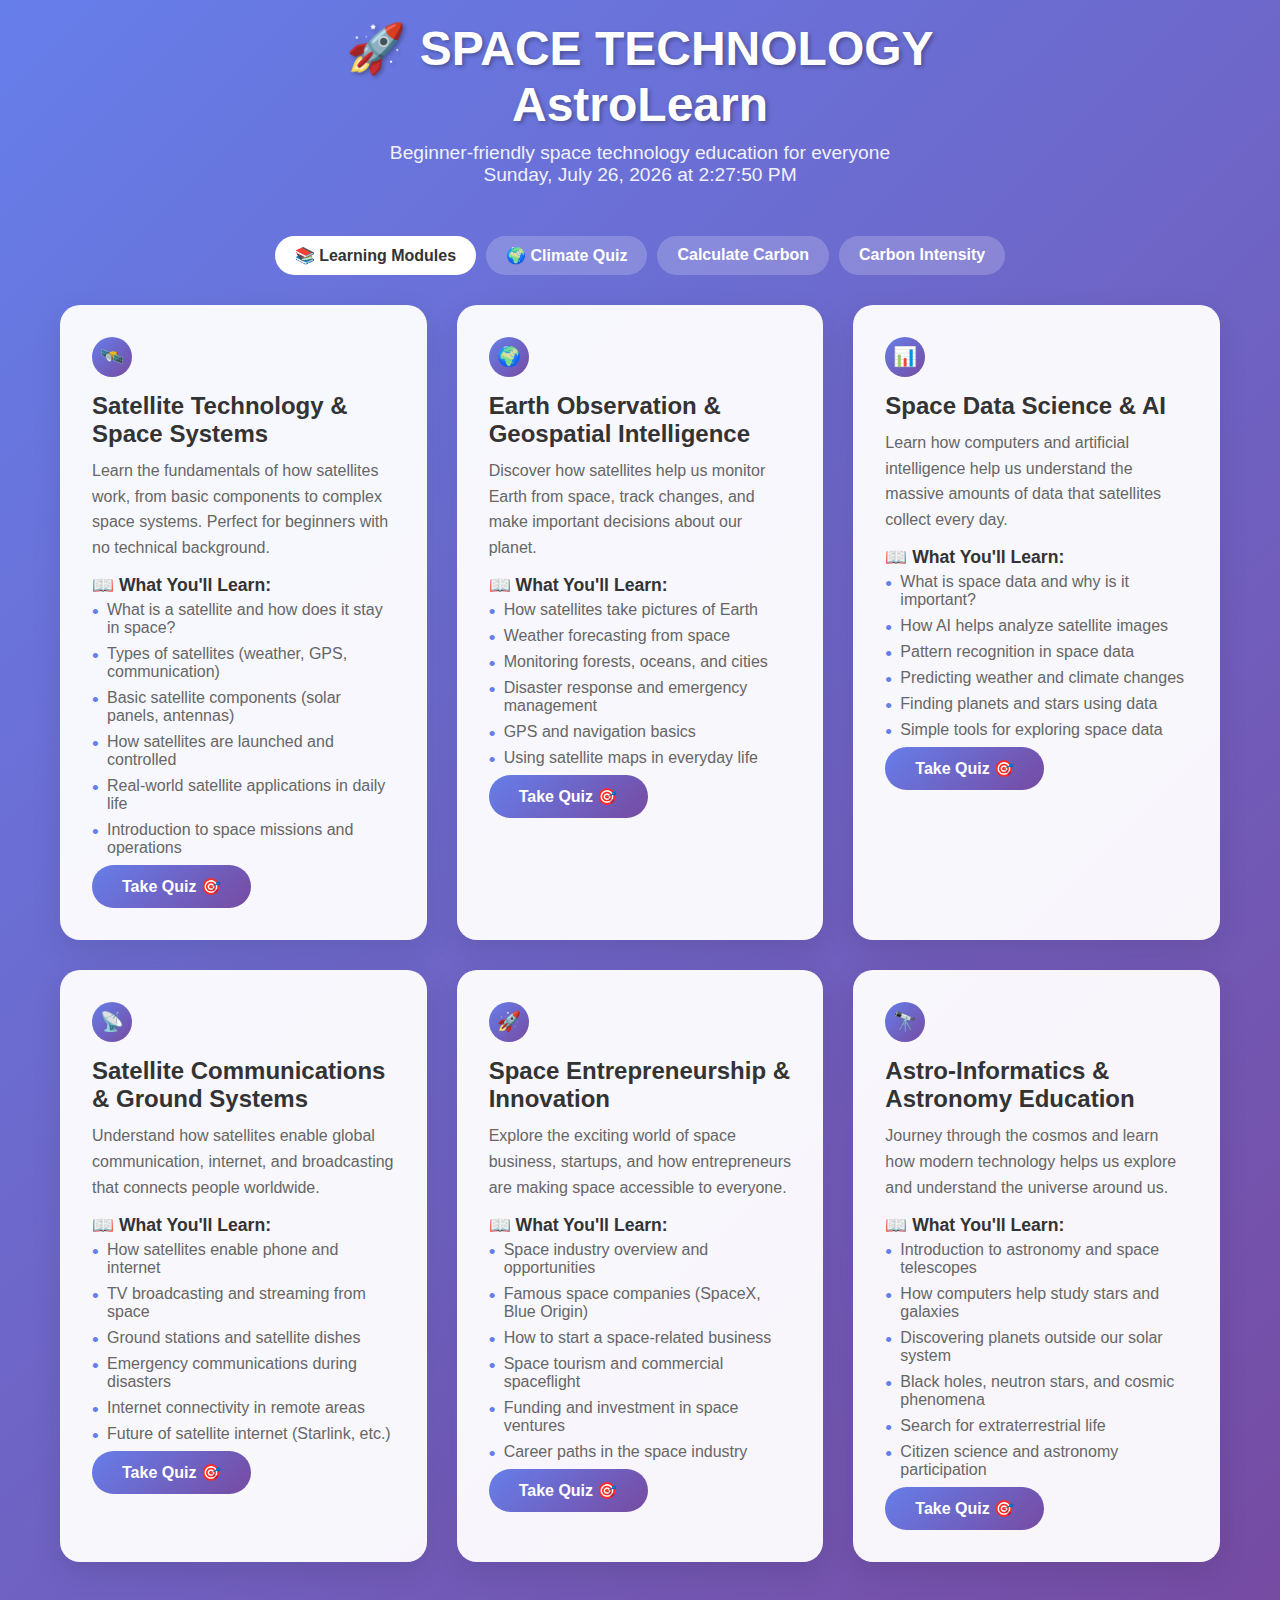
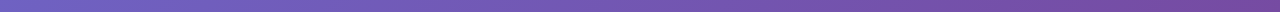
<file: astro.html>
<script type="text/javascript">
        var gk_isXlsx = false;
        var gk_xlsxFileLookup = {};
        var gk_fileData = {};
        function filledCell(cell) {
          return cell !== '' && cell != null;
        }
        function loadFileData(filename) {
        if (gk_isXlsx && gk_xlsxFileLookup[filename]) {
            try {
                var workbook = XLSX.read(gk_fileData[filename], { type: 'base64' });
                var firstSheetName = workbook.SheetNames[0];
                var worksheet = workbook.Sheets[firstSheetName];

                // Convert sheet to JSON to filter blank rows
                var jsonData = XLSX.utils.sheet_to_json(worksheet, { header: 1, blankrows: false, defval: '' });
                // Filter out blank rows (rows where all cells are empty, null, or undefined)
                var filteredData = jsonData.filter(row => row.some(filledCell));

                // Heuristic to find the header row by ignoring rows with fewer filled cells than the next row
                var headerRowIndex = filteredData.findIndex((row, index) =>
                  row.filter(filledCell).length >= filteredData[index + 1]?.filter(filledCell).length
                );
                // Fallback
                if (headerRowIndex === -1 || headerRowIndex > 25) {
                  headerRowIndex = 0;
                }

                // Convert filtered JSON back to CSV
                var csv = XLSX.utils.aoa_to_sheet(filteredData.slice(headerRowIndex)); // Create a new sheet from filtered array of arrays
                csv = XLSX.utils.sheet_to_csv(csv, { header: 1 });
                return csv;
            } catch (e) {
                console.error(e);
                return "";
            }
        }
        return gk_fileData[filename] || "";
        }
        </script><!DOCTYPE html>
<html lang="en">
<head>
    <meta charset="UTF-8">
    <meta name="viewport" content="width=device-width, initial-scale=1.0">
    <title>AstroLearn Quiz Platform</title>
    <link rel="stylesheet" href="astro.css">
    
   

       
</head>
<body>
    <div class="container">
        <div class="header">
            <h1>🚀 SPACE TECHNOLOGY <br> AstroLearn</h1>
            <p class="subtitle">Beginner-friendly space technology education for everyone</p>
            <p class="datetime" id="datetime">Loading date and time...</p>
        </div>

        <div class="nav-tabs">
            <div class="nav-tab active" onclick="showSection('courses')">📚 Learning Modules</div>
            <div class="nav-tab" onclick="showSection('climate')"> <a href="climate.html">🌍 Climate Quiz</a></div>
            <div class="nav-tab"><a href="carbon_footprint_tracker.html" class="cc">Calculate Carbon</a></div>
            <div class="nav-tab"><a href="carb.html">Carbon  Intensity</a></div>
        </div>

        <!-- Learning Modules Section -->
        <div id="courses-section" class="content-section active">
            <div class="course-grid">
                <div class="course-card" onclick="startQuiz('satellite')">
                    <div class="course-icon">🛰️</div>
                    <div class="course-title">Satellite Technology & Space Systems</div>
                    <div class="course-description">
                        Learn the fundamentals of how satellites work, from basic components to complex space systems. Perfect for beginners with no technical background.
                    </div>
                    <div class="curriculum">
                        <h4>📖 What You'll Learn:</h4>
                        <ul>
                            <li>What is a satellite and how does it stay in space?</li>
                            <li>Types of satellites (weather, GPS, communication)</li>
                            <li>Basic satellite components (solar panels, antennas)</li>
                            <li>How satellites are launched and controlled</li>
                            <li>Real-world satellite applications in daily life</li>
                            <li>Introduction to space missions and operations</li>
                        </ul>
                    </div>
                    <button class="quiz-btn" onclick="startQuiz('satellite')">Take Quiz 🎯</button>
                </div>

                <div class="course-card" onclick="startQuiz('earth_observation')">
                    <div class="course-icon">🌍</div>
                    <div class="course-title">Earth Observation & Geospatial Intelligence</div>
                    <div class="course-description">
                        Discover how satellites help us monitor Earth from space, track changes, and make important decisions about our planet.
                    </div>
                    <div class="curriculum">
                        <h4>📖 What You'll Learn:</h4>
                        <ul>
                            <li>How satellites take pictures of Earth</li>
                            <li>Weather forecasting from space</li>
                            <li>Monitoring forests, oceans, and cities</li>
                            <li>Disaster response and emergency management</li>
                            <li>GPS and navigation basics</li>
                            <li>Using satellite maps in everyday life</li>
                        </ul>
                    </div>
                    <button class="quiz-btn" onclick="startQuiz('earth_observation')">Take Quiz 🎯</button>
                </div>

                <div class="course-card" onclick="startQuiz('space_data')">
                    <div class="course-icon">📊</div>
                    <div class="course-title">Space Data Science & AI</div>
                    <div class="course-description">
                        Learn how computers and artificial intelligence help us understand the massive amounts of data that satellites collect every day.
                    </div>
                    <div class="curriculum">
                        <h4>📖 What You'll Learn:</h4>
                        <ul>
                            <li>What is space data and why is it important?</li>
                            <li>How AI helps analyze satellite images</li>
                            <li>Pattern recognition in space data</li>
                            <li>Predicting weather and climate changes</li>
                            <li>Finding planets and stars using data</li>
                            <li>Simple tools for exploring space data</li>
                        </ul>
                    </div>
                    <button class="quiz-btn" onclick="startQuiz('space_data')">Take Quiz 🎯</button>
                </div>

                <div class="course-card" onclick="startQuiz('communications')">
                    <div class="course-icon">📡</div>
                    <div class="course-title">Satellite Communications & Ground Systems</div>
                    <div class="course-description">
                        Understand how satellites enable global communication, internet, and broadcasting that connects people worldwide.
                    </div>
                    <div class="curriculum">
                        <h4>📖 What You'll Learn:</h4>
                        <ul>
                            <li>How satellites enable phone and internet</li>
                            <li>TV broadcasting and streaming from space</li>
                            <li>Ground stations and satellite dishes</li>
                            <li>Emergency communications during disasters</li>
                            <li>Internet connectivity in remote areas</li>
                            <li>Future of satellite internet (Starlink, etc.)</li>
                        </ul>
                    </div>
                    <button class="quiz-btn" onclick="startQuiz('communications')">Take Quiz 🎯</button>
                </div>

                <div class="course-card" onclick="startQuiz('entrepreneurship')">
                    <div class="course-icon">🚀</div>
                    <div class="course-title">Space Entrepreneurship & Innovation</div>
                    <div class="course-description">
                        Explore the exciting world of space business, startups, and how entrepreneurs are making space accessible to everyone.
                    </div>
                    <div class="curriculum">
                        <h4>📖 What You'll Learn:</h4>
                        <ul>
                            <li>Space industry overview and opportunities</li>
                            <li>Famous space companies (SpaceX, Blue Origin)</li>
                            <li>How to start a space-related business</li>
                            <li>Space tourism and commercial spaceflight</li>
                            <li>Funding and investment in space ventures</li>
                            <li>Career paths in the space industry</li>
                        </ul>
                    </div>
                    <button class="quiz-btn" onclick="startQuiz('entrepreneurship')">Take Quiz 🎯</button>
                </div>

                <div class="course-card" onclick="startQuiz('astronomy')">
                    <div class="course-icon">🔭</div>
                    <div class="course-title">Astro-Informatics & Astronomy Education</div>
                    <div class="course-description">
                        Journey through the cosmos and learn how modern technology helps us explore and understand the universe around us.
                    </div>
                    <div class="curriculum">
                        <h4>📖 What You'll Learn:</h4>
                        <ul>
                            <li>Introduction to astronomy and space telescopes</li>
                            <li>How computers help study stars and galaxies</li>
                            <li>Discovering planets outside our solar system</li>
                            <li>Black holes, neutron stars, and cosmic phenomena</li>
                            <li>Search for extraterrestrial life</li>
                            <li>Citizen science and astronomy participation</li>
                        </ul>
                    </div>
                    <button class="quiz-btn" onclick="startQuiz('astronomy')">Take Quiz 🎯</button>
                </div>
            </div>
        </div>
        

        <!-- Climate Quiz Section (Placeholder) -->
        <div id="climate-section" class="content-section">
           
        </div>

        <!-- Quiz Screen -->
        <div id="quizScreen" class="quiz-screen">
            <div class="quiz-header">
                <h2 id="quizTitle" class="quiz-title">Quiz Title</h2>
                <div class="quiz-progress">
                    <span id="currentQuestion">1</span>
                    <div class="progress-bar">
                        <div id="progressFill" class="progress-fill" style="width: 0%"></div>
                    </div>
                    <span id="totalQuestions">25</span>
                </div>
            </div>

            <div class="question-container">
                <div id="questionText" class="question">Question will appear here</div>
                <div id="optionsContainer" class="options"></div>
                <div id="explanationContainer" class="explanation-container"></div>
            </div>

            <div class="quiz-controls">
                <button class="btn btn-secondary" onclick="backToTopics()">Back to Topics</button>
                <button id="nextBtn" class="btn btn-primary" onclick="nextQuestion()" disabled>Next Question</button>
            </div>
        </div>

        <!-- Results Screen -->
        <div id="resultsScreen" class="results-screen">
            <h2>Quiz Complete!</h2>
            <div id="scoreCircle" class="score-circle">
                <div class="score-inner">
                    <span id="scoreText">0%</span>
                </div>
            </div>
            <h3 id="resultTitle">Great Job!</h3>
            <p id="resultMessage">You've completed the quiz.</p>
            <div style="margin-top: 30px;">
                <button class="btn btn-primary" onclick="backToTopics()">Try Another Topic</button>
                <button class="btn btn-secondary" onclick="retakeQuiz()" style="margin-left: 15px;">Retake Quiz</button>
            </div>
        </div>
    </div>

    <script src="data/astro.js"></script>

    
</body>
</html>
</file>
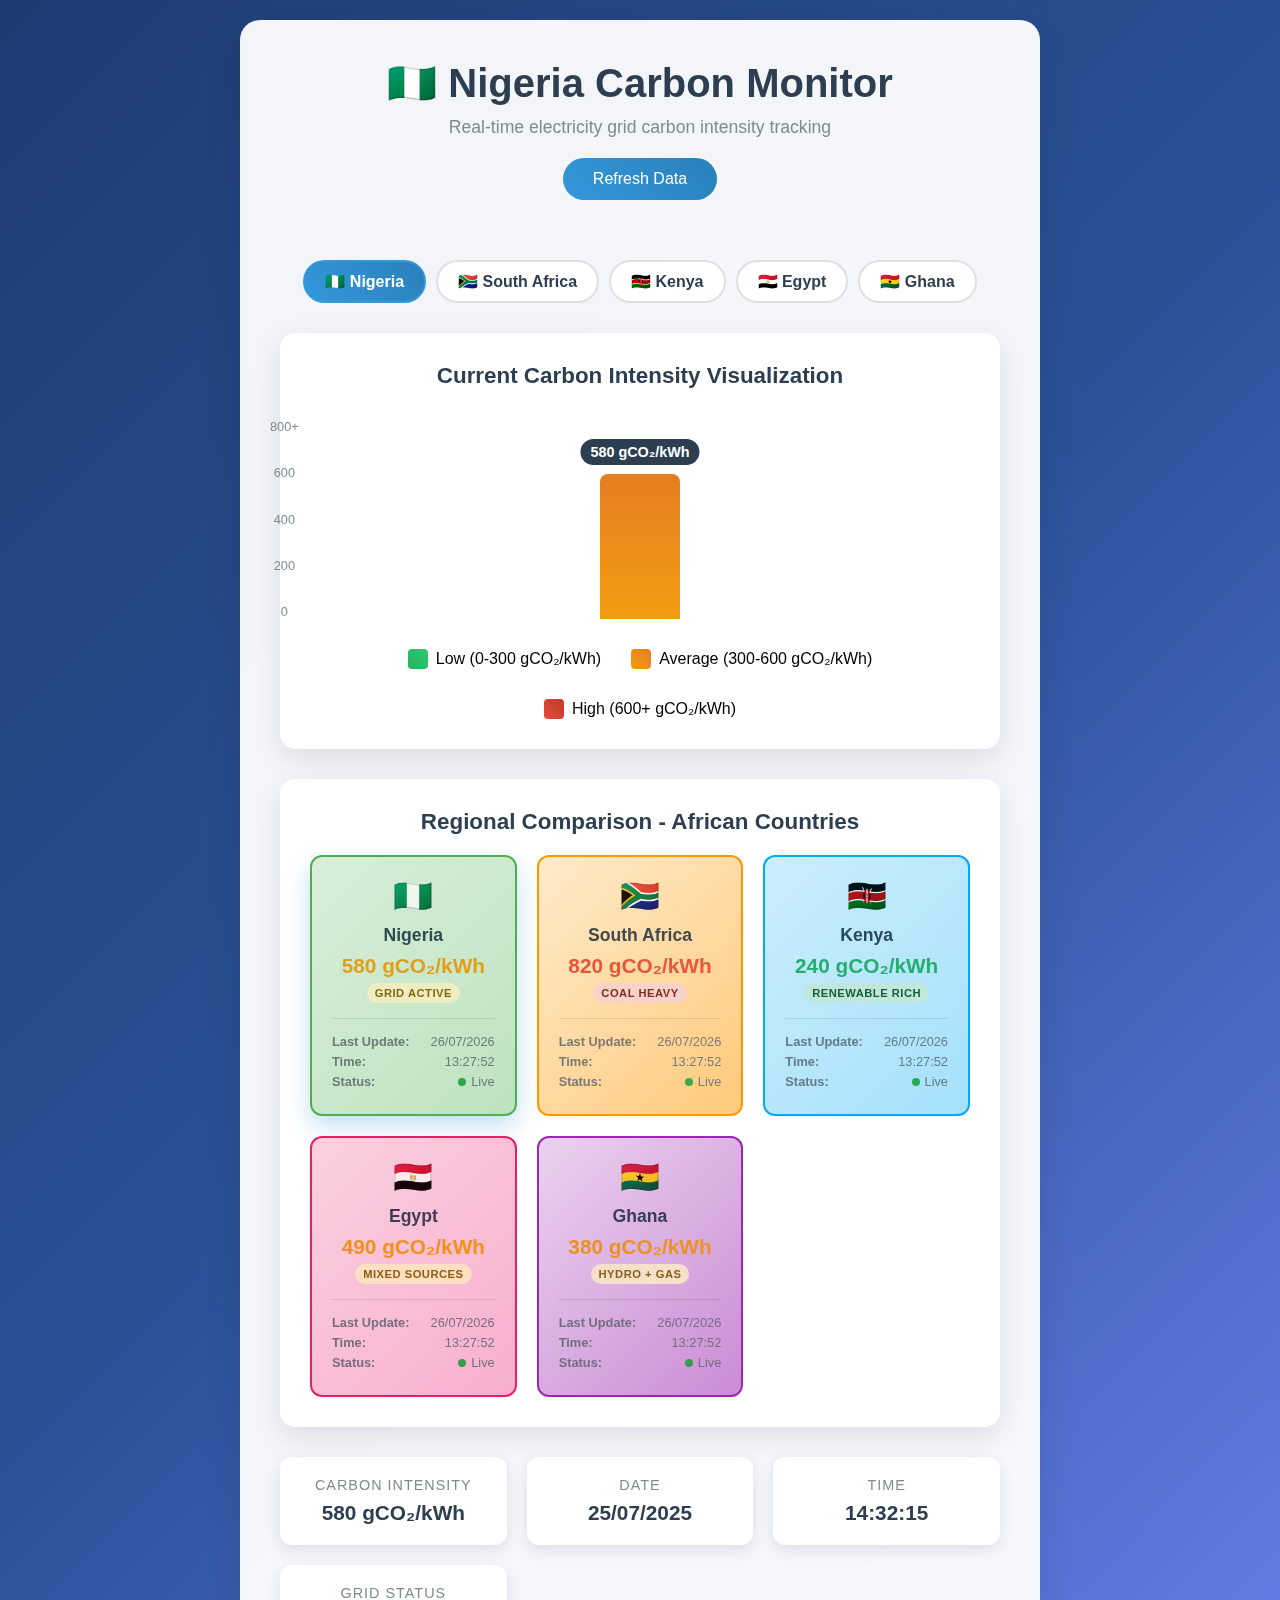
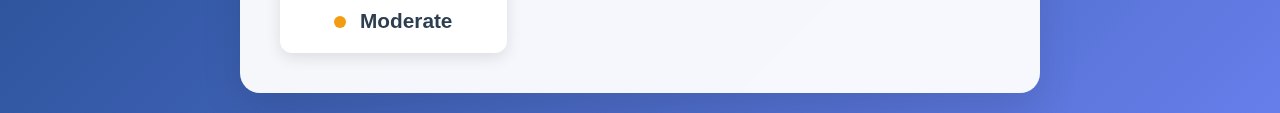
<file: carb.html>
<!DOCTYPE html>
<html lang="en">
<head>
    <meta charset="UTF-8">
    <meta name="viewport" content="width=device-width, initial-scale=1.0">
    <title>Nigeria Carbon Intensity Monitor</title>
    <link rel="stylesheet" href="carb.css">
    
</head>
<body>
    <div class="dashboard">
        <div class="header">
            <h1 class="title">🇳🇬 Nigeria Carbon Monitor</h1>
            <p class="subtitle">Real-time electricity grid carbon intensity tracking</p>
            <button id="callBtn" class="refresh-btn">Refresh Data</button>
        </div>

        <div class="country-selector">
            <div class="country-tabs">
                <div class="country-tab active" data-country="NG">
                    🇳🇬 Nigeria
                </div>
                <div class="country-tab" data-country="ZA">
                    🇿🇦 South Africa
                </div>
                <div class="country-tab" data-country="KE">
                    🇰🇪 Kenya
                </div>
                <div class="country-tab" data-country="EG">
                    🇪🇬 Egypt
                </div>
                <div class="country-tab" data-country="GH">
                    🇬🇭 Ghana
                </div>
            </div>
        </div>

        <div class="main-chart">
            <h2 class="chart-title">Current Carbon Intensity Visualization</h2>
            
            <div class="chart-container">
                <div class="chart-scale">
                    <span>800+</span>
                    <span>600</span>
                    <span>400</span>
                    <span>200</span>
                    <span>0</span>
                </div>
                
                <div id="intensity-bar" class="intensity-bar average" style="height: 72%;">
                    <div class="bar-value" id="bar-value">580 gCO₂/kWh</div>
                </div>
            </div>

            <div class="legend">
                <div class="legend-item">
                    <div class="legend-color low"></div>
                    <span>Low (0-300 gCO₂/kWh)</span>
                </div>
                <div class="legend-item">
                    <div class="legend-color average"></div>
                    <span>Average (300-600 gCO₂/kWh)</span>
                </div>
                <div class="legend-item">
                    <div class="legend-color high"></div>
                    <span>High (600+ gCO₂/kWh)</span>
                </div>
            </div>
        </div>

        <div class="country-comparison">
            <h2 class="chart-title">Regional Comparison - African Countries</h2>
            <div class="comparison-grid">
                <div class="country-card nigeria current">
                    <div class="country-flag">🇳🇬</div>
                    <div class="country-name">Nigeria</div>
                    <div class="country-intensity average" id="ng-intensity">580 gCO₂/kWh</div>
                    <div class="country-status">
                        <span class="status-badge moderate">Grid Active</span>
                    </div>
                    <div class="country-details">
                        <div class="detail-row">
                            <span class="detail-label">Last Update:</span>
                            <span id="ng-date">25/07/2025</span>
                        </div>
                        <div class="detail-row">
                            <span class="detail-label">Time:</span>
                            <span id="ng-time">14:32:15</span>
                        </div>
                        <div class="detail-row">
                            <span class="detail-label">Status:</span>
                            <span><span class="live-indicator"></span>Live</span>
                        </div>
                    </div>
                </div>
                
                <div class="country-card south-africa">
                    <div class="country-flag">🇿🇦</div>
                    <div class="country-name">South Africa</div>
                    <div class="country-intensity high" id="za-intensity">820 gCO₂/kWh</div>
                    <div class="country-status">
                        <span class="status-badge high">Coal Heavy</span>
                    </div>
                    <div class="country-details">
                        <div class="detail-row">
                            <span class="detail-label">Last Update:</span>
                            <span id="za-date">25/07/2025</span>
                        </div>
                        <div class="detail-row">
                            <span class="detail-label">Time:</span>
                            <span id="za-time">14:31:45</span>
                        </div>
                        <div class="detail-row">
                            <span class="detail-label">Status:</span>
                            <span><span class="live-indicator"></span>Live</span>
                        </div>
                    </div>
                </div>
                
                <div class="country-card kenya">
                    <div class="country-flag">🇰🇪</div>
                    <div class="country-name">Kenya</div>
                    <div class="country-intensity low" id="ke-intensity">240 gCO₂/kWh</div>
                    <div class="country-status">
                        <span class="status-badge online">Renewable Rich</span>
                    </div>
                    <div class="country-details">
                        <div class="detail-row">
                            <span class="detail-label">Last Update:</span>
                            <span id="ke-date">25/07/2025</span>
                        </div>
                        <div class="detail-row">
                            <span class="detail-label">Time:</span>
                            <span id="ke-time">14:33:20</span>
                        </div>
                        <div class="detail-row">
                            <span class="detail-label">Status:</span>
                            <span><span class="live-indicator"></span>Live</span>
                        </div>
                    </div>
                </div>
                
                <div class="country-card egypt">
                    <div class="country-flag">🇪🇬</div>
                    <div class="country-name">Egypt</div>
                    <div class="country-intensity average" id="eg-intensity">490 gCO₂/kWh</div>
                    <div class="country-status">
                        <span class="status-badge moderate">Mixed Sources</span>
                    </div>
                    <div class="country-details">
                        <div class="detail-row">
                            <span class="detail-label">Last Update:</span>
                            <span id="eg-date">25/07/2025</span>
                        </div>
                        <div class="detail-row">
                            <span class="detail-label">Time:</span>
                            <span id="eg-time">14:30:55</span>
                        </div>
                        <div class="detail-row">
                            <span class="detail-label">Status:</span>
                            <span><span class="live-indicator"></span>Live</span>
                        </div>
                    </div>
                </div>
                
                <div class="country-card ghana">
                    <div class="country-flag">🇬🇭</div>
                    <div class="country-name">Ghana</div>
                    <div class="country-intensity average" id="gh-intensity">380 gCO₂/kWh</div>
                    <div class="country-status">
                        <span class="status-badge moderate">Hydro + Gas</span>
                    </div>
                    <div class="country-details">
                        <div class="detail-row">
                            <span class="detail-label">Last Update:</span>
                            <span id="gh-date">25/07/2025</span>
                        </div>
                        <div class="detail-row">
                            <span class="detail-label">Time:</span>
                            <span id="gh-time">14:32:40</span>
                        </div>
                        <div class="detail-row">
                            <span class="detail-label">Status:</span>
                            <span><span class="live-indicator"></span>Live</span>
                        </div>
                    </div>
                </div>
            </div>
        </div>

        <div class="data-grid">
            <div class="data-card">
                <div class="data-label">Carbon Intensity</div>
                <div class="data-value" id="carbon-intensity">580 gCO₂/kWh</div>
            </div>
            
            <div class="data-card">
                <div class="data-label">Date</div>
                <div class="data-value" id="date">25/07/2025</div>
            </div>
            
            <div class="data-card">
                <div class="data-label">Time</div>
                <div class="data-value" id="time">14:32:15</div>
            </div>
            
            <div class="data-card">
                <div class="data-label">Grid Status</div>
                <div class="data-value">
                    <span class="status-indicator warning"></span>
                    <span id="grid-status">Moderate</span>
                </div>
            </div>
        </div>
    </div>

    <div class="tooltip" id="tooltip"></div>

    <script src="data/carb.js"></script>

   
</body>
</html>
</file>
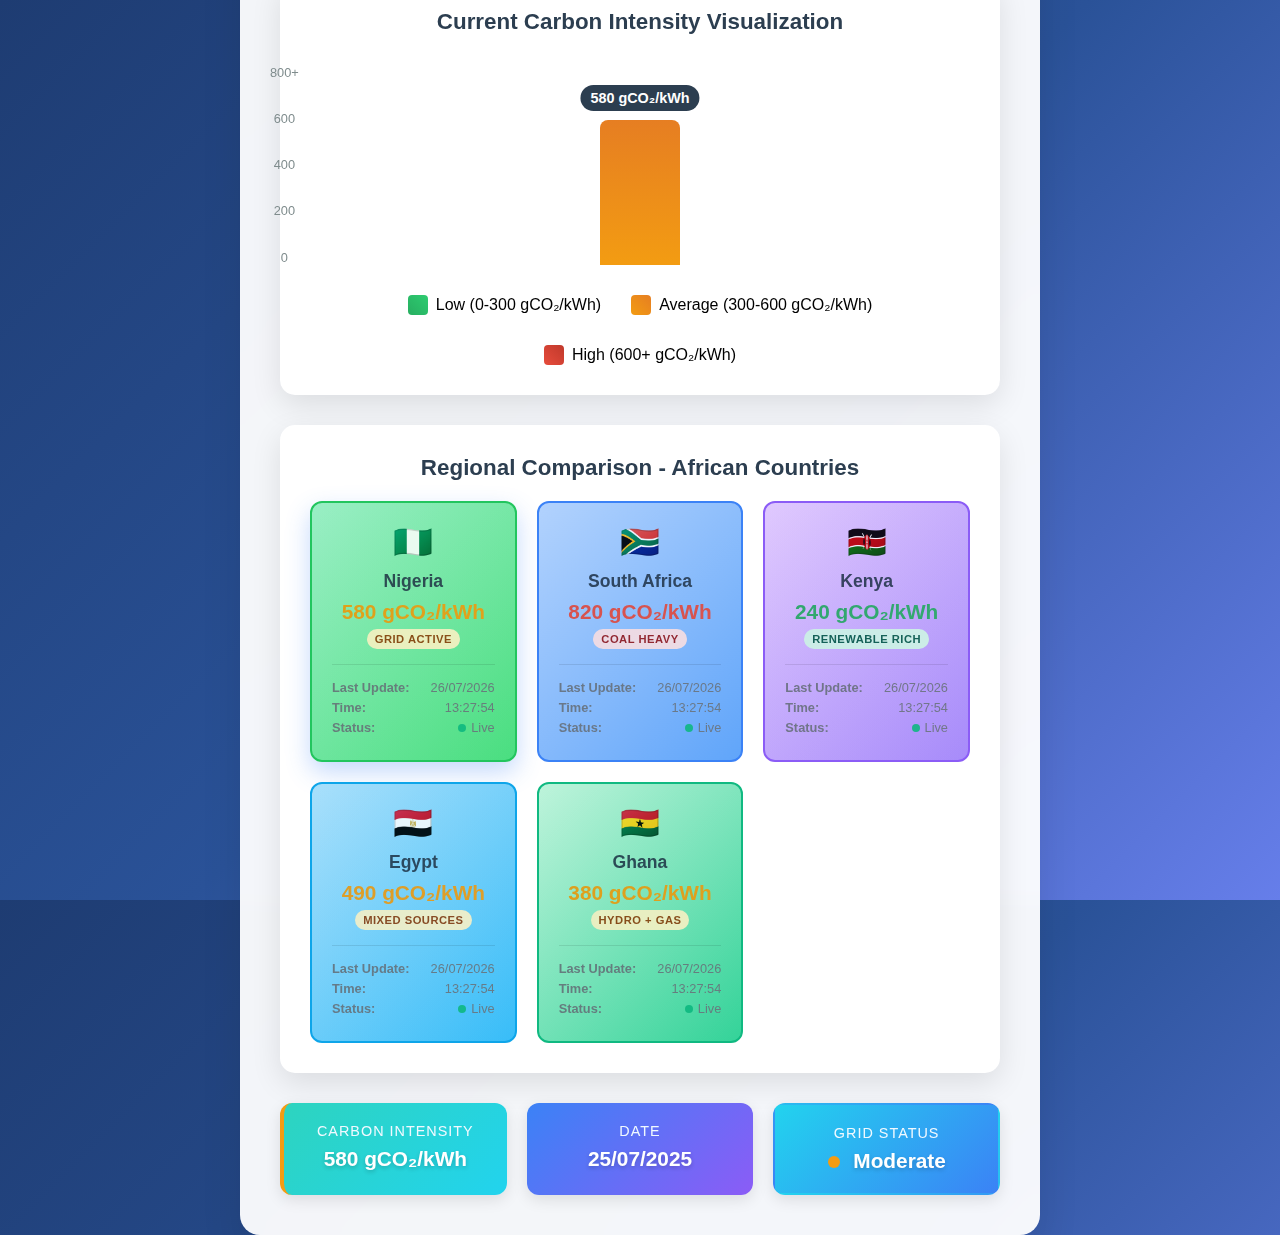
<file: carbon-inten.html>
<script type="text/javascript">
        var gk_isXlsx = false;
        var gk_xlsxFileLookup = {};
        var gk_fileData = {};
        function filledCell(cell) {
          return cell !== '' && cell != null;
        }
        function loadFileData(filename) {
        if (gk_isXlsx && gk_xlsxFileLookup[filename]) {
            try {
                var workbook = XLSX.read(gk_fileData[filename], { type: 'base64' });
                var firstSheetName = workbook.SheetNames[0];
                var worksheet = workbook.Sheets[firstSheetName];

                // Convert sheet to JSON to filter blank rows
                var jsonData = XLSX.utils.sheet_to_json(worksheet, { header: 1, blankrows: false, defval: '' });
                // Filter out blank rows (rows where all cells are empty, null, or undefined)
                var filteredData = jsonData.filter(row => row.some(filledCell));

                // Heuristic to find the header row by ignoring rows with fewer filled cells than the next row
                var headerRowIndex = filteredData.findIndex((row, index) =>
                  row.filter(filledCell).length >= filteredData[index + 1]?.filter(filledCell).length
                );
                // Fallback
                if (headerRowIndex === -1 || headerRowIndex > 25) {
                  headerRowIndex = 0;
                }

                // Convert filtered JSON back to CSV
                var csv = XLSX.utils.aoa_to_sheet(filteredData.slice(headerRowIndex)); // Create a new sheet from filtered array of arrays
                csv = XLSX.utils.sheet_to_csv(csv, { header: 1 });
                return csv;
            } catch (e) {
                console.error(e);
                return "";
            }
        }
        return gk_fileData[filename] || "";
        }
        </script><!DOCTYPE html>
<html lang="en">
<head>
    <meta charset="UTF-8">
    <meta name="viewport" content="width=device-width, initial-scale=1.0">
    <title>Nigeria Carbon Intensity Monitor</title>
    <link rel="stylesheet" href="carbon-inten.css">
   
</head>
<body>
    <div class="dashboard">
        <div class="header">
            <h1 class="title">🇳🇬 Nigeria Carbon Monitor</h1>
            <p class="subtitle">Real-time electricity grid carbon intensity tracking</p>
            <button id="callBtn" class="refresh-btn">Refresh Data</button>
        </div>

        <div class="country-selector">
            <div class="country-tabs">
                <div class="country-tab active" data-country="NG">🇳🇬 Nigeria</div>
                <div class="country-tab" data-country="ZA">🇿🇦 South Africa</div>
                <div class="country-tab" data-country="KE">🇰🇪 Kenya</div>
                <div class="country-tab" data-country="EG">🇪🇬 Egypt</div>
                <div class="country-tab" data-country="GH">🇬🇭 Ghana</div>
            </div>
        </div>

        <div class="main-chart">
            <h2 class="chart-title">Current Carbon Intensity Visualization</h2>
            <div class="chart-container">
                <div class="chart-scale">
                    <span>800+</span>
                    <span>600</span>
                    <span>400</span>
                    <span>200</span>
                    <span>0</span>
                </div>
                <div id="intensity-bar" class="intensity-bar average" style="height: 72%;">
                    <div class="bar-value" id="bar-value">580 gCO₂/kWh</div>
                </div>
            </div>
            <div class="legend">
                <div class="legend-item">
                    <div class="legend-color low"></div>
                    <span>Low (0-300 gCO₂/kWh)</span>
                </div>
                <div class="legend-item">
                    <div class="legend-color average"></div>
                    <span>Average (300-600 gCO₂/kWh)</span>
                </div>
                <div class="legend-item">
                    <div class="legend-color high"></div>
                    <span>High (600+ gCO₂/kWh)</span>
                </div>
            </div>
        </div>

        <div class="country-comparison">
            <h2 class="chart-title">Regional Comparison - African Countries</h2>
            <div class="comparison-grid">
                <div class="country-card nigeria current">
                    <div class="country-flag">🇳🇬</div>
                    <div class="country-name">Nigeria</div>
                    <div class="country-intensity average" id="ng-intensity">580 gCO₂/kWh</div>
                    <div class="country-status">
                        <span class="status-badge moderate">Grid Active</span>
                    </div>
                    <div class="country-details">
                        <div class="detail-row">
                            <span class="detail-label">Last Update:</span>
                            <span id="ng-date">25/07/2025</span>
                        </div>
                        <div class="detail-row">
                            <span class="detail-label">Time:</span>
                            <span id="ng-time">07:38:00</span>
                        </div>
                        <div class="detail-row">
                            <span class="detail-label">Status:</span>
                            <span><span class="live-indicator"></span>Live</span>
                        </div>
                    </div>
                </div>
                <div class="country-card south-africa">
                    <div class="country-flag">🇿🇦</div>
                    <div class="country-name">South Africa</div>
                    <div class="country-intensity high" id="za-intensity">820 gCO₂/kWh</div>
                    <div class="country-status">
                        <span class="status-badge high">Coal Heavy</span>
                    </div>
                    <div class="country-details">
                        <div class="detail-row">
                            <span class="detail-label">Last Update:</span>
                            <span id="za-date">25/07/2025</span>
                        </div>
                        <div class="detail-row">
                            <span class="detail-label">Time:</span>
                            <span id="za-time">07:37:45</span>
                        </div>
                        <div class="detail-row">
                            <span class="detail-label">Status:</span>
                            <span><span class="live-indicator"></span>Live</span>
                        </div>
                    </div>
                </div>
                <div class="country-card kenya">
                    <div class="country-flag">🇰🇪</div>
                    <div class="country-name">Kenya</div>
                    <div class="country-intensity low" id="ke-intensity">240 gCO₂/kWh</div>
                    <div class="country-status">
                        <span class="status-badge online">Renewable Rich</span>
                    </div>
                    <div class="country-details">
                        <div class="detail-row">
                            <span class="detail-label">Last Update:</span>
                            <span id="ke-date">25/07/2025</span>
                        </div>
                        <div class="detail-row">
                            <span class="detail-label">Time:</span>
                            <span id="ke-time">07:38:20</span>
                        </div>
                        <div class="detail-row">
                            <span class="detail-label">Status:</span>
                            <span><span class="live-indicator"></span>Live</span>
                        </div>
                    </div>
                </div>
                <div class="country-card egypt">
                    <div class="country-flag">🇪🇬</div>
                    <div class="country-name">Egypt</div>
                    <div class="country-intensity average" id="eg-intensity">490 gCO₂/kWh</div>
                    <div class="country-status">
                        <span class="status-badge moderate">Mixed Sources</span>
                    </div>
                    <div class="country-details">
                        <div class="detail-row">
                            <span class="detail-label">Last Update:</span>
                            <span id="eg-date">25/07/2025</span>
                        </div>
                        <div class="detail-row">
                            <span class="detail-label">Time:</span>
                            <span id="eg-time">07:37:55</span>
                        </div>
                        <div class="detail-row">
                            <span class="detail-label">Status:</span>
                            <span><span class="live-indicator"></span>Live</span>
                        </div>
                    </div>
                </div>
                <div class="country-card ghana">
                    <div class="country-flag">🇬🇭</div>
                    <div class="country-name">Ghana</div>
                    <div class="country-intensity average" id="gh-intensity">380 gCO₂/kWh</div>
                    <div class="country-status">
                        <span class="status-badge moderate">Hydro + Gas</span>
                    </div>
                    <div class="country-details">
                        <div class="detail-row">
                            <span class="detail-label">Last Update:</span>
                            <span id="gh-date">25/07/2025</span>
                        </div>
                        <div class="detail-row">
                            <span class="detail-label">Time:</span>
                            <span id="gh-time">07:38:40</span>
                        </div>
                        <div class="detail-row">
                            <span class="detail-label">Status:</span>
                            <span><span class="live-indicator"></span>Live</span>
                        </div>
                    </div>
                </div>
            </div>
        </div>

        <div class="data-grid">
            <div class="data-card carbon-intensity">
                <div class="data-label">Carbon Intensity</div>
                <div class="data-value" id="carbon-intensity">580 gCO₂/kWh</div>
            </div>
            <div class="data-card date">
                <div class="data-label">Date</div>
                <div class="data-value" id="date">25/07/2025</div>
            </div>
            <div class="data-card grid-status">
                <div class="data-label">Grid Status</div>
                <div class="data-value">
                    <span class="status-indicator warning"></span>
                    <span id="grid-status">Moderate</span>
                </div>
            </div>
        </div>
    </div>

    <div class="tooltip" id="tooltip"></div>

    <script src="data/carbon-inten.js"></script>

    
</body>
</html>
</file>
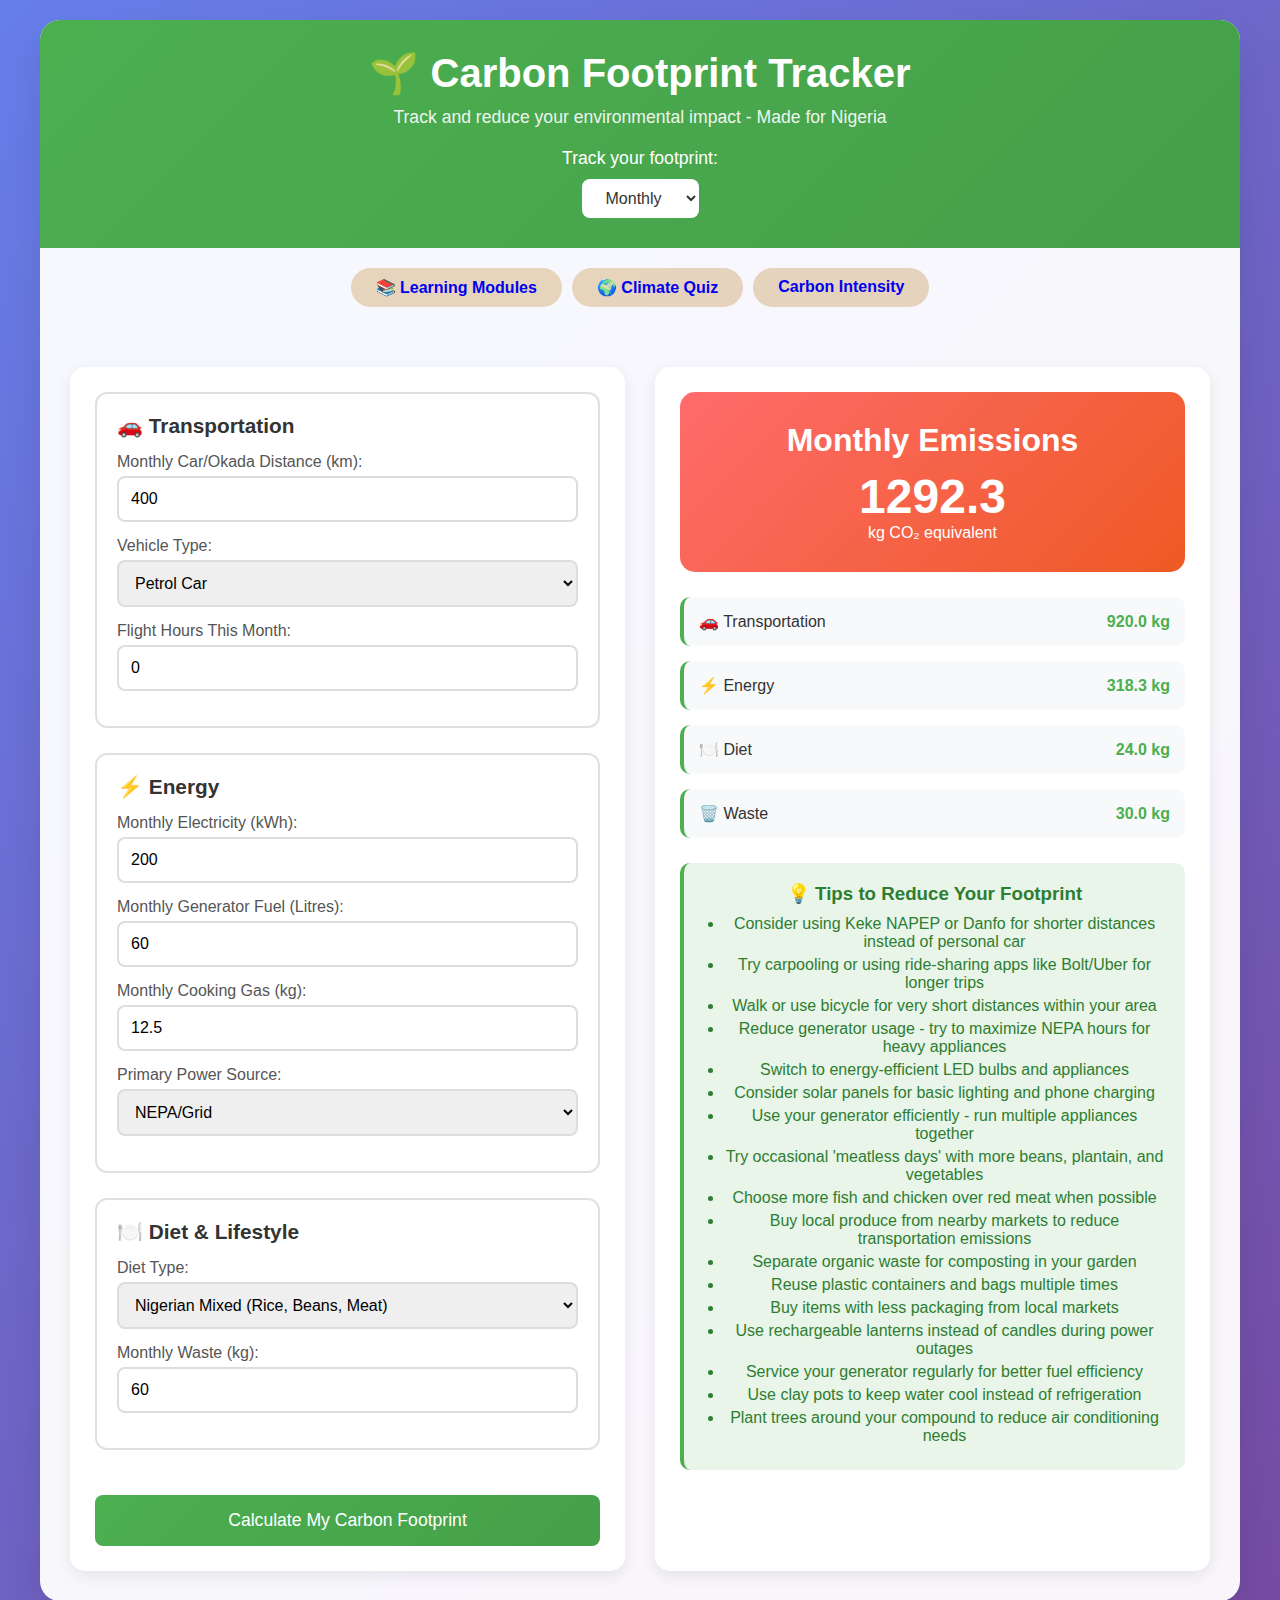
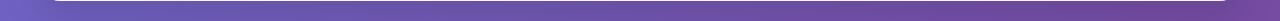
<file: carbon_footprint_tracker.html>
<!DOCTYPE html>
<html lang="en">
<head>
    <meta charset="UTF-8">
    <meta name="viewport" content="width=device-width, initial-scale=1.0">
    <title>Carbon Footprint Tracker</title>
    <link rel="stylesheet" href="carbon_footprint_tracker.css">
    
</head>
<body>
    <div class="container">
        <div class="header">
            <h1>🌱 Carbon Footprint Tracker</h1>
            <p>Track and reduce your environmental impact - Made for Nigeria</p>
            
            <div style="margin-top: 20px;">
                <label for="timeframe" style="display: block; margin-bottom: 10px; font-size: 1.1rem;">Track your footprint:</label>
                <select id="timeframe" style="padding: 10px 20px; font-size: 1rem; border: none; border-radius: 8px; background: white; color: #333; cursor: pointer;" onchange="updateTimeframeLabels()">
                    <option value="daily">Daily</option>
                    <option value="weekly">Weekly</option>
                    <option value="monthly" selected>Monthly</option>
                </select>
            </div>
        </div>


          <div class="nav-tabs">
            <div class="nav-tab active" onclick="showSection('courses')"> <a href="astro.html">📚 Learning Modules</a></div>
            <div class="nav-tab" onclick="showSection('climate')"> <a href="climate.html">🌍 Climate Quiz</a></div>
            <div class="nav-tab"><a href="carb.html">Carbon  Intensity</a></div>

            
        </div>


        <div class="main-content">
            <div class="input-section">
                <div class="category">
                    <h3>🚗 Transportation</h3>
                    <div class="input-group">
                        <label for="carKm" id="carKmLabel">Car/Okada Distance (km):</label>
                        <input type="number" id="carKm" placeholder="e.g., 50">
                    </div>
                    <div class="input-group">
                        <label for="carType">Vehicle Type:</label>
                        <select id="carType">
                            <option value="gasoline">Petrol Car</option>
                            <option value="okada">Okada/Motorcycle</option>
                            <option value="diesel">Diesel Car</option>
                            <option value="bus">Danfo/Bus</option>
                            <option value="keke">Keke NAPEP</option>
                        </select>
                    </div>
                    <div class="input-group">
                        <label for="flights" id="flightsLabel">Domestic Flight Hours:</label>
                        <input type="number" id="flights" placeholder="e.g., 2">
                    </div>
                </div>

                <div class="category">
                    <h3>⚡ Energy</h3>
                    <div class="input-group">
                        <label for="electricity" id="electricityLabel">Electricity Usage (kWh):</label>
                        <input type="number" id="electricity" placeholder="e.g., 25">
                    </div>
                    <div class="input-group">
                        <label for="generator" id="generatorLabel">Generator Fuel (Litres):</label>
                        <input type="number" id="generator" placeholder="e.g., 10">
                    </div>
                    <div class="input-group">
                        <label for="cookingGas" id="cookingGasLabel">Cooking Gas (kg):</label>
                        <input type="number" id="cookingGas" placeholder="e.g., 12.5">
                    </div>
                    <div class="input-group">
                        <label for="energySource">Primary Power Source:</label>
                        <select id="energySource">
                            <option value="grid">NEPA/Grid</option>
                            <option value="generator">Generator Only</option>
                            <option value="solar">Solar + Grid</option>
                            <option value="mixed">Mixed (Grid + Generator)</option>
                        </select>
                    </div>
                </div>

                <div class="category">
                    <h3>🍽️ Diet & Lifestyle</h3>
                    <div class="input-group">
                        <label for="diet">Diet Type:</label>
                        <select id="diet">
                            <option value="nigerian-mixed">Nigerian Mixed (Rice, Beans, Meat)</option>
                            <option value="heavy-meat">Heavy Meat (Suya, Peppered meat)</option>
                            <option value="vegetarian">Mostly Vegetarian</option>
                            <option value="fish-focused">Fish-focused (Catfish, Tilapia)</option>
                        </select>
                    </div>
                    <div class="input-group">
                        <label for="waste" id="wasteLabel">Household Waste (kg):</label>
                        <input type="number" id="waste" placeholder="e.g., 5">
                    </div>
                </div>

                <button class="calculate-btn"  onclick="calculateFootprint()">
                    Calculate My Carbon Footprint
                </button>
            </div>

            <div class="results-section">
                <div class="results" id="results">
                    <div class="total-emissions">
                        <h2 id="totalEmissionsTitle">Total Emissions</h2>
                        <div class="amount" id="totalEmissions">0</div>
                        <p>kg CO₂ equivalent</p>
                    </div>

                    <div class="breakdown" id="breakdown">
                        <!-- Breakdown items will be inserted here -->
                    </div>

                    <div class="tips">
                        <h3>💡 Tips to Reduce Your Footprint</h3>
                        <ul id="tipsList">
                            <li>Use public transportation or bike when possible</li>
                            <li>Switch to renewable energy sources</li>
                            <li>Reduce meat consumption</li>
                            <li>Minimize waste and recycle</li>
                            <li>Choose energy-efficient appliances</li>
                        </ul>
                    </div>
                </div>
            </div>
        </div>
    </div>
    <script src="data/carbon_footprint_tracker.js"></script>

    
</body>
</html>
</file>
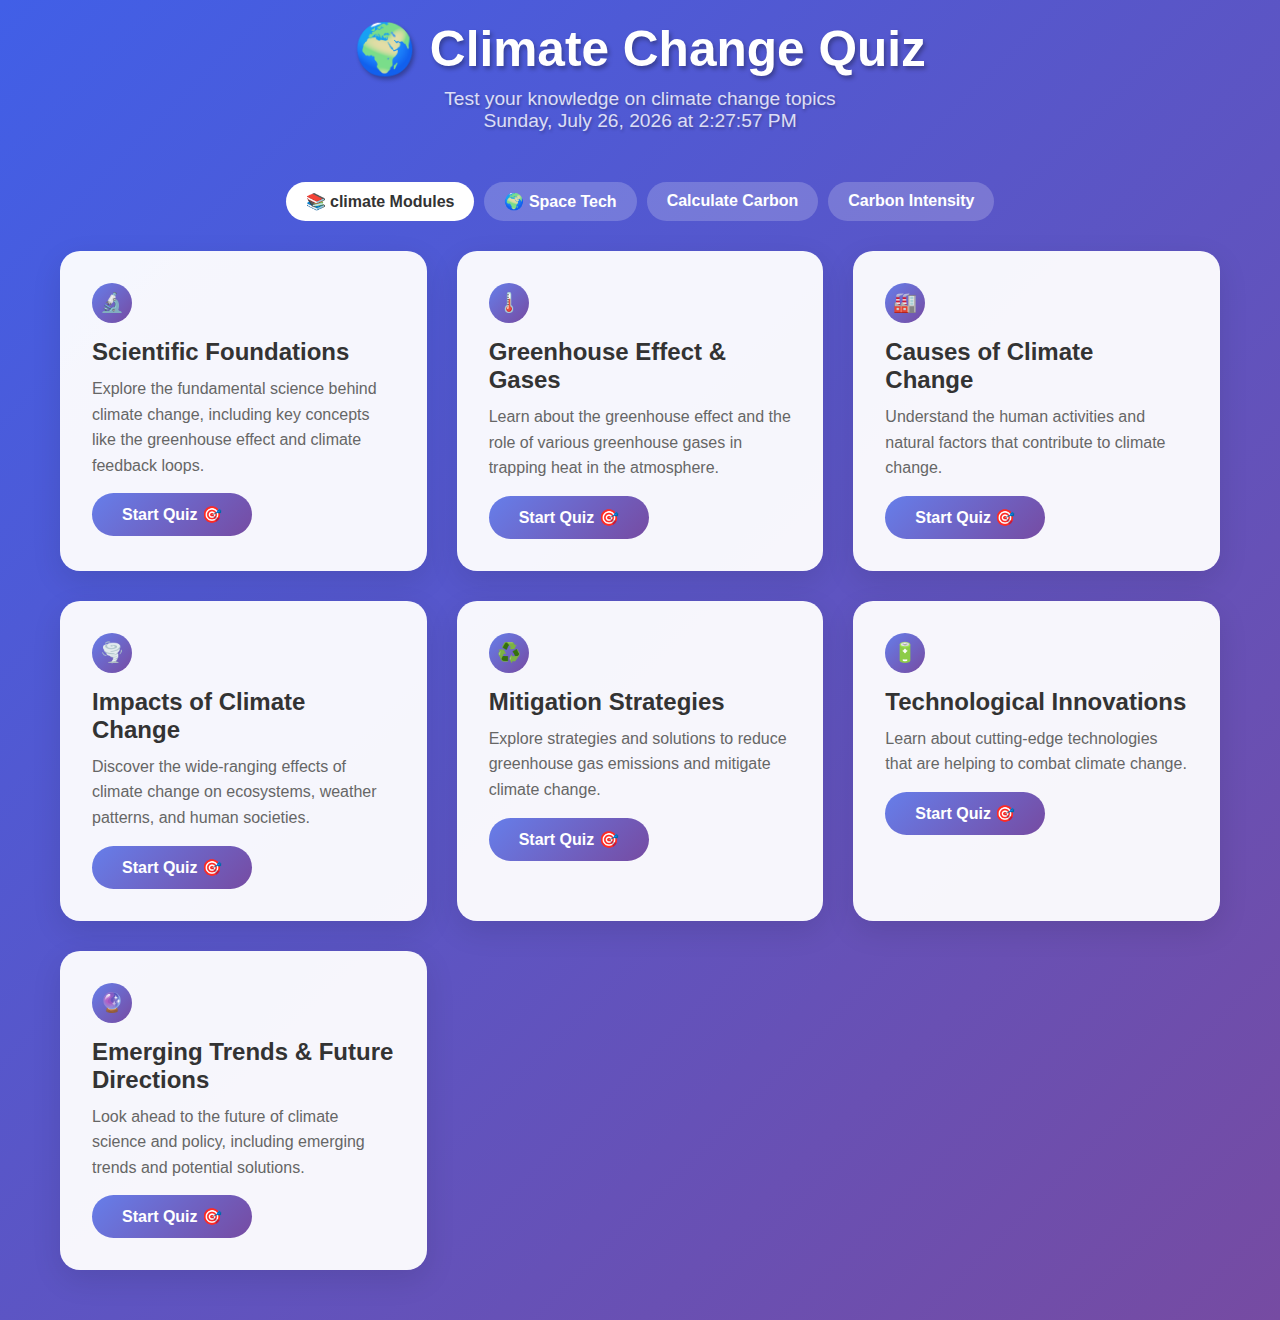
<file: climate.html>
<!DOCTYPE html>
<html lang="en">
<head>
    <meta charset="UTF-8">
    <meta name="viewport" content="width=device-width, initial-scale=1.0">
    <title>Climate Change Quiz Platform</title>
    <link rel="stylesheet" href="climate.css">
   
</head>
<body>
    <div class="container">
        <div class="header">
            <h1>🌍 Climate Change Quiz</h1>
            <p class="subtitle">Test your knowledge on climate change topics</p>
            <p class="datetime" id="datetime">Loading date and time...</p>
        </div>

        <div class="nav-tabs">
            <div class="nav-tab active" onclick="showSection('courses')">📚 climate  Modules</div>
            <div class="nav-tab" onclick="showSection('climate')"> <a href="astro.html">🌍 Space Tech </a></div>
            <div class="nav-tab"><a href="carbon_footprint_tracker.html" class="cc">Calculate Carbon</a></div>
            <div class="nav-tab"><a href="carb.html">Carbon  Intensity</a></div>
        </div>

        <!-- Quiz Topics Section -->
        <div id="topics-section" class="content-section active">
            <div class="topic-grid">
                <div class="topic-card" onclick="startQuiz('scientific')">
                    <div class="topic-icon">🔬</div>
                    <div class="topic-title">Scientific Foundations</div>
                    <div class="topic-description">
                        Explore the fundamental science behind climate change, including key concepts like the greenhouse effect and climate feedback loops.
                    </div>
                    <button class="quiz-btn" onclick="startQuiz('scientific')">Start Quiz 🎯</button>
                </div>

                <div class="topic-card" onclick="startQuiz('greenhouse')">
                    <div class="topic-icon">🌡️</div>
                    <div class="topic-title">Greenhouse Effect & Gases</div>
                    <div class="topic-description">
                        Learn about the greenhouse effect and the role of various greenhouse gases in trapping heat in the atmosphere.
                    </div>
                    <button class="quiz-btn" onclick="startQuiz('greenhouse')">Start Quiz 🎯</button>
                </div>

                <div class="topic-card" onclick="startQuiz('causes')">
                    <div class="topic-icon">🏭</div>
                    <div class="topic-title">Causes of Climate Change</div>
                    <div class="topic-description">
                        Understand the human activities and natural factors that contribute to climate change.
                    </div>
                    <button class="quiz-btn" onclick="startQuiz('causes')">Start Quiz 🎯</button>
                </div>

                <div class="topic-card" onclick="startQuiz('impacts')">
                    <div class="topic-icon">🌪️</div>
                    <div class="topic-title">Impacts of Climate Change</div>
                    <div class="topic-description">
                        Discover the wide-ranging effects of climate change on ecosystems, weather patterns, and human societies.
                    </div>
                    <button class="quiz-btn" onclick="startQuiz('impacts')">Start Quiz 🎯</button>
                </div>

                <div class="topic-card" onclick="startQuiz('mitigation')">
                    <div class="topic-icon">♻️</div>
                    <div class="topic-title">Mitigation Strategies</div>
                    <div class="topic-description">
                        Explore strategies and solutions to reduce greenhouse gas emissions and mitigate climate change.
                    </div>
                    <button class="quiz-btn" onclick="startQuiz('mitigation')">Start Quiz 🎯</button>
                </div>

                <div class="topic-card" onclick="startQuiz('technology')">
                    <div class="topic-icon">🔋</div>
                    <div class="topic-title">Technological Innovations</div>
                    <div class="topic-description">
                        Learn about cutting-edge technologies that are helping to combat climate change.
                    </div>
                    <button class="quiz-btn" onclick="startQuiz('technology')">Start Quiz 🎯</button>
                </div>

                <div class="topic-card" onclick="startQuiz('future')">
                    <div class="topic-icon">🔮</div>
                    <div class="topic-title">Emerging Trends & Future Directions</div>
                    <div class="topic-description">
                        Look ahead to the future of climate science and policy, including emerging trends and potential solutions.
                    </div>
                    <button class="quiz-btn" onclick="startQuiz('future')">Start Quiz 🎯</button>
                </div>
            </div>
        </div>

        <!-- Quiz Screen -->
        <div id="quizScreen" class="quiz-screen">
            <div class="quiz-header">
                <h2 id="quizTitle" class="quiz-title">Quiz Title</h2>
                <div class="quiz-progress">
                    <span id="currentQuestion">1</span>
                    <div class="progress-bar">
                        <div id="progressFill" class="progress-fill" style="width: 0%"></div>
                    </div>
                    <span id="totalQuestions">30</span>
                </div>
            </div>

            <div class="question-container">
                <div id="questionText" class="question">Question will appear here</div>
                <div id="optionsContainer" class="options"></div>
                <div id="explanationContainer" class="explanation-container"></div>
            </div>

            <div class="quiz-controls">
                <button class="btn btn-secondary" onclick="backToTopics()">Back to Topics</button>
                <button id="nextBtn" class="btn btn-primary" onclick="nextQuestion()" disabled>Next Question</button>
            </div>
        </div>

        <!-- Results Screen -->
        <div id="resultsScreen" class="results-screen">
            <h2>Quiz Complete!</h2>
            <div id="scoreCircle" class="score-circle">
                <div class="score-inner">
                    <span id="scoreText">0%</span>
                </div>
            </div>
            <h3 id="resultTitle">Great Job!</h3>
            <p id="resultMessage">You've completed the quiz.</p>
            <div style="margin-top: 30px;">
                <button class="btn btn-primary" onclick="backToTopics()">Try Another Topic</button>
                <button class="btn btn-secondary" onclick="retakeQuiz()" style="margin-left: 15px;">Retake Quiz</button>
            </div>
        </div>
    </div>

    <script src="data/climate.js"></script>

</body>
</html>
</file>
<file: astro.css>
* {
            margin: 0;
            padding: 0;
            box-sizing: border-box;
        }

        body {
            font-family: 'Segoe UI', Tahoma, Geneva, Verdana, sans-serif;
            background: linear-gradient(135deg, #667eea 0%, #764ba2 100%);
            min-height: 100vh;
            color: #333;
        }

        .container {
            max-width: 1200px;
            margin: 0 auto;
            padding: 20px;
        }

        .header {
            text-align: center;
            margin-bottom: 50px;
            color: white;
        }

        .header h1 {
            font-size: 3rem;
            margin-bottom: 10px;
            text-shadow: 2px 2px 4px rgba(0,0,0,0.3);
        }

        .subtitle, .datetime {
            font-size: 1.2rem;
            opacity: 0.9;
        }

        .nav-tabs {
            display: flex;
            justify-content: center;
            gap: 10px;
            margin-bottom: 30px;
            flex-wrap: wrap;
        }

        .nav-tab {
            padding: 10px 20px;
            background: rgba(255, 255, 255, 0.2);
            color: white;
            border-radius: 25px;
            cursor: pointer;
            font-weight: 600;
            transition: all 0.3s ease;
        }

        .nav-tab:hover {
            background: rgba(255, 255, 255, 0.3);
        }

        .nav-tab.active {
            background: white;
            color: #333;
        }

        .nav-tab a {
            color: inherit;
            text-decoration: none;
        }

        .content-section {
            display: none;
        }

        .content-section.active {
            display: block;
        }

        .course-grid {
            display: grid;
            grid-template-columns: repeat(auto-fit, minmax(350px, 1fr));
            gap: 30px;
            margin-bottom: 30px;
        }

        .course-card {
            background: rgba(255, 255, 255, 0.95);
            border-radius: 20px;
            padding: 30px;
            cursor: pointer;
            transition: all 0.3s ease;
            box-shadow: 0 10px 30px rgba(0,0,0,0.1);
            border: 2px solid transparent;
            position: relative;
            overflow: hidden;
        }

        .course-card::before {
            content: '';
            position: absolute;
            top: 0;
            left: -100%;
            width: 100%;
            height: 100%;
            background: linear-gradient(90deg, transparent, rgba(255,255,255,0.4), transparent);
            transition: left 0.5s;
        }

        .course-card:hover::before {
            left: 100%;
        }

        .course-card:hover {
            transform: translateY(-10px);
            box-shadow: 0 20px 40px rgba(0,0,0,0.2);
            border-color: #667eea;
        }

        .course-icon {
            display: inline-block;
            width: 40px;
            height: 40px;
            background: linear-gradient(135deg, #667eea, #764ba2);
            color: white;
            border-radius: 50%;
            text-align: center;
            line-height: 40px;
            font-weight: bold;
            margin-bottom: 15px;
            font-size: 1.2rem;
        }

        .course-title {
            font-size: 1.5rem;
            font-weight: bold;
            margin-bottom: 10px;
            color: #333;
        }

        .course-description {
            color: #666;
            line-height: 1.6;
            margin-bottom: 15px;
        }

        .curriculum {
            margin-bottom: 5px;
        }

        .curriculum h4 {
            font-size: 1.1rem;
            color: #333;
            margin-bottom: 5px;
        }

        .curriculum ul {
            list-style: none;
            padding-left: 15px;
        }

        .curriculum li {
            margin-bottom: 8px;
            position: relative;
            color: #666;
        }

        .curriculum li::before {
            content: '•';
            position: absolute;
            left: -15px;
            color: #667eea;
            font-size: 1.2rem;
        }

        .quiz-btn, .btn {
            padding: 12px 30px;
            border: none;
            border-radius: 25px;
            cursor: pointer;
            font-size: 1rem;
            font-weight: 600;
            transition: all 0.3s ease;
            min-width: 120px;
            background: linear-gradient(135deg, #667eea, #764ba2);
            color: white;
        }

        .quiz-btn:hover, .btn:hover {
            transform: translateY(-2px);
            box-shadow: 0 5px 15px rgba(0,0,0,0.2);
        }

        .quiz-screen {
            display: none;
            background: white;
            border-radius: 20px;
            padding: 40px;
            box-shadow: 0 20px 40px rgba(0,0,0,0.1);
        }

        .quiz-header {
            text-align: center;
            margin-bottom: 30px;
        }

        .quiz-title {
            font-size: 2rem;
            color: #333;
            margin-bottom: 10px;
        }

        .quiz-progress {
            display: flex;
            justify-content: space-between;
            align-items: center;
            margin-bottom: 20px;
        }

        .progress-bar {
            flex: 1;
            height: 8px;
            background: #e0e0e0;
            border-radius: 4px;
            margin: 0 15px;
            overflow: hidden;
        }

        .progress-fill {
            height: 100%;
            background: linear-gradient(90deg, #667eea, #764ba2);
            border-radius: 4px;
            transition: width 0.3s ease;
        }

        .question-container {
            margin-bottom: 30px;
        }

        .question {
            font-size: 1.3rem;
            font-weight: 600;
            margin-bottom: 20px;
            color: #333;
            line-height: 1.5;
        }

        .options {
            display: grid;
            gap: 15px;
        }

        .option-btn {
            padding: 15px 20px;
            border: 2px solid #e0e0e0;
            border-radius: 10px;
            cursor: pointer;
            transition: all 0.3s ease;
            background: white;
            font-size: 1rem;
            text-align: left;
            width: 100%;
        }

        .option-btn:hover {
            border-color: #667eea;
            background: #f8f9ff;
        }

        .option-btn.selected {
            border-color: #667eea;
            background: #667eea;
            color: white;
        }

        .option-btn.correct {
            border-color: #4CAF50;
            background: #4CAF50;
            color: white;
        }

        .option-btn.incorrect {
            border-color: #f44336;
            background: #f44336;
            color: white;
        }

        .option-btn:disabled {
            cursor: not-allowed;
            opacity: 0.7;
        }

        .explanation-container {
            display: none;
            margin-top: 20px;
            padding: 15px;
            background: #f8f9ff;
            border-radius: 10px;
            border: 1px solid #e0e0e0;
            font-size: 0.95rem;
            line-height: 1.6;
            color: #333;
        }

        .explanation-container.visible {
            display: block;
        }

        .quiz-controls {
            display: flex;
            justify-content: space-between;
            align-items: center;
            margin-top: 30px;
        }

        .btn-primary {
            background: linear-gradient(135deg, #667eea, #764ba2);
            color: white;
        }

        .btn-secondary {
            background: #e0e0e0;
            color: #333;
        }

        .btn-secondary:hover {
            background: #d0d0d0;
        }

        .results-screen {
            display: none;
            text-align: center;
            background: white;
            border-radius: 20px;
            padding: 40px;
            box-shadow: 0 20px 40px rgba(0,0,0,0.1);
        }

        .score-circle {
            width: 150px;
            height: 150px;
            border-radius: 50%;
            background: conic-gradient(#4CAF50 0deg, #4CAF50 var(--score-deg, 0deg), #e0e0e0 var(--score-deg, 0deg), #e0e0e0 360deg);
            display: flex;
            align-items: center;
            justify-content: center;
            margin: 0 auto 30px;
            position: relative;
        }

        .score-circle.score-high {
            background: conic-gradient(#4CAF50 0deg, #4CAF50 360deg);
        }

        .score-circle.score-medium {
            background: conic-gradient(#FFC107 0deg, #FFC107 360deg);
        }

        .score-circle.score-low {
            background: conic-gradient(#f44336 0deg, #f44336 360deg);
        }

        .score-inner {
            width: 120px;
            height: 120px;
            background: white;
            border-radius: 50%;
            display: flex;
            align-items: center;
            justify-content: center;
            font-size: 2rem;
            font-weight: bold;
            color: #333;
        }

        @media (max-width: 768px) {
            .course-grid {
                grid-template-columns: 1fr;
                gap: 20px;
            }

            .header h1 {
                font-size: 2rem;
            }

            .course-card {
                padding: 20px;
            }

            .quiz-screen {
                padding: 20px;
            }

            .quiz-title {
                font-size: 1.5rem;
            }

            .question {
                font-size: 1.1rem;
            }

            .option-btn {
                padding: 10px 15px;
                font-size: 0.9rem;
            }

            .explanation-container {
                font-size: 0.85rem;
                padding: 10px;
            }

            .score-circle {
                width: 120px;
                height: 120px;
            }

            .score-inner {
                width: 90px;
                height: 90px;
                font-size: 1.5rem;
            }

            .nav-tabs {
                flex-direction: column;
                gap: 10px;
            }

            .nav-tab {
                width: 100%;
                text-align: center;
            }
        }
</file>
<file: carb.css>
* {
            margin: 0;
            padding: 0;
            box-sizing: border-box;
        }

        body {
            font-family: 'Segoe UI', Tahoma, Geneva, Verdana, sans-serif;
            background: linear-gradient(135deg, #1e3c72 0%, #2a5298 50%, #667eea 100%);
            min-height: 100vh;
            display: flex;
            align-items: center;
            justify-content: center;
            padding: 20px;
        }

        .dashboard {
            background: rgba(255, 255, 255, 0.95);
            backdrop-filter: blur(10px);
            border-radius: 20px;
            padding: 40px;
            box-shadow: 0 20px 40px rgba(0, 0, 0, 0.1);
            max-width: 800px;
            width: 100%;
            text-align: center;
        }

        .header {
            margin-bottom: 30px;
        }

        .title {
            font-size: 2.5rem;
            color: #2c3e50;
            margin-bottom: 10px;
            font-weight: 700;
        }

        .subtitle {
            color: #7f8c8d;
            font-size: 1.1rem;
            margin-bottom: 20px;
        }

        .refresh-btn {
            background: linear-gradient(45deg, #3498db, #2980b9);
            color: white;
            border: none;
            padding: 12px 30px;
            border-radius: 25px;
            font-size: 1rem;
            cursor: pointer;
            transition: all 0.3s ease;
            margin-bottom: 30px;
        }

        .refresh-btn:hover {
            transform: translateY(-2px);
            box-shadow: 0 10px 20px rgba(52, 152, 219, 0.3);
        }

        .refresh-btn:disabled {
            background: #95a5a6;
            cursor: not-allowed;
            transform: none;
        }

        .main-chart {
            background: #fff;
            border-radius: 15px;
            padding: 30px;
            margin: 30px 0;
            box-shadow: 0 10px 30px rgba(0, 0, 0, 0.1);
        }

        .chart-title {
            font-size: 1.4rem;
            color: #2c3e50;
            margin-bottom: 20px;
            font-weight: 600;
        }

        .chart-container {
            position: relative;
            height: 200px;
            margin: 30px 0;
            display: flex;
            align-items: end;
            justify-content: center;
            gap: 20px;
        }

        .intensity-bar {
            width: 80px;
            background: linear-gradient(to top, #e74c3c, #c0392b);
            border-radius: 8px 8px 0 0;
            position: relative;
            transition: all 0.5s ease;
            cursor: pointer;
            min-height: 20px;
        }

        .intensity-bar.low {
            background: linear-gradient(to top, #27ae60, #2ecc71);
        }

        .intensity-bar.average {
            background: linear-gradient(to top, #f39c12, #e67e22);
        }

        .intensity-bar.high {
            background: linear-gradient(to top, #e74c3c, #c0392b);
        }

        .intensity-bar:hover {
            transform: scale(1.05);
            box-shadow: 0 10px 20px rgba(0, 0, 0, 0.2);
        }

        .bar-value {
            position: absolute;
            top: -35px;
            left: 50%;
            transform: translateX(-50%);
            background: #2c3e50;
            color: white;
            padding: 5px 10px;
            border-radius: 15px;
            font-size: 0.9rem;
            font-weight: 600;
            white-space: nowrap;
        }

        .chart-scale {
            position: absolute;
            left: -40px;
            height: 100%;
            display: flex;
            flex-direction: column;
            justify-content: space-between;
            font-size: 0.8rem;
            color: #7f8c8d;
        }

        .legend {
            display: flex;
            justify-content: center;
            gap: 30px;
            margin-top: 20px;
            flex-wrap: wrap;
        }

        .legend-item {
            display: flex;
            align-items: center;
            gap: 8px;
        }

        .legend-color {
            width: 20px;
            height: 20px;
            border-radius: 4px;
        }

        .legend-color.low {
            background: linear-gradient(45deg, #27ae60, #2ecc71);
        }

        .legend-color.average {
            background: linear-gradient(45deg, #f39c12, #e67e22);
        }

        .legend-color.high {
            background: linear-gradient(45deg, #e74c3c, #c0392b);
        }

        .data-grid {
            display: grid;
            grid-template-columns: repeat(auto-fit, minmax(200px, 1fr));
            gap: 20px;
            margin-top: 30px;
        }

        .data-card {
            background: #fff;
            padding: 20px;
            border-radius: 12px;
            box-shadow: 0 5px 15px rgba(0, 0, 0, 0.1);
            transition: transform 0.3s ease;
        }

        .data-card:hover {
            transform: translateY(-5px);
        }

        .data-label {
            font-size: 0.9rem;
            color: #7f8c8d;
            margin-bottom: 8px;
            text-transform: uppercase;
            letter-spacing: 1px;
        }

        .data-value {
            font-size: 1.3rem;
            font-weight: 700;
            color: #2c3e50;
        }

        .status-indicator {
            display: inline-block;
            width: 12px;
            height: 12px;
            border-radius: 50%;
            margin-right: 8px;
            animation: pulse 2s infinite;
        }

        .status-indicator.active {
            background: #27ae60;
        }

        .status-indicator.warning {
            background: #f39c12;
        }

        .status-indicator.danger {
            background: #e74c3c;
        }

        @keyframes pulse {
            0% { opacity: 1; }
            50% { opacity: 0.5; }
            100% { opacity: 1; }
        }

        .tooltip {
            position: absolute;
            background: rgba(0, 0, 0, 0.9);
            color: white;
            padding: 10px 15px;
            border-radius: 8px;
            font-size: 0.9rem;
            pointer-events: none;
            z-index: 1000;
            opacity: 0;
            transition: opacity 0.3s ease;
            max-width: 200px;
        }

        .loading {
            opacity: 0.6;
            animation: loading-pulse 1.5s infinite;
        }

        .country-selector {
            margin: 20px 0;
            text-align: center;
        }

        .country-tabs {
            display: flex;
            justify-content: center;
            gap: 10px;
            flex-wrap: wrap;
            margin-bottom: 20px;
        }

        .country-tab {
            background: #fff;
            border: 2px solid #e0e0e0;
            padding: 10px 20px;
            border-radius: 25px;
            cursor: pointer;
            transition: all 0.3s ease;
            font-weight: 600;
            color: #2c3e50;
            display: flex;
            align-items: center;
            gap: 8px;
        }

        .country-tab:hover {
            transform: translateY(-2px);
            box-shadow: 0 5px 15px rgba(0, 0, 0, 0.1);
        }

        .country-tab.active {
            background: linear-gradient(45deg, #3498db, #2980b9);
            color: white;
            border-color: #3498db;
        }

        .country-comparison {
            background: #fff;
            border-radius: 15px;
            padding: 30px;
            margin: 30px 0;
            box-shadow: 0 10px 30px rgba(0, 0, 0, 0.1);
        }

        .comparison-grid {
            display: grid;
            grid-template-columns: repeat(auto-fit, minmax(200px, 1fr));
            gap: 20px;
            margin-top: 20px;
        }

        .country-card {
            padding: 20px;
            border-radius: 12px;
            text-align: center;
            transition: all 0.3s ease;
            cursor: pointer;
            border: 2px solid transparent;
            position: relative;
            overflow: hidden;
        }

        .country-card::before {
            content: '';
            position: absolute;
            top: 0;
            left: 0;
            right: 0;
            bottom: 0;
            opacity: 0.1;
            transition: opacity 0.3s ease;
        }

        .country-card:hover {
            transform: translateY(-5px);
            box-shadow: 0 15px 30px rgba(0, 0, 0, 0.2);
        }

        .country-card:hover::before {
            opacity: 0.2;
        }

        .country-card.current {
            border-color: #3498db;
            box-shadow: 0 10px 25px rgba(52, 152, 219, 0.3);
        }

        .country-card.nigeria {
            background: linear-gradient(135deg, #e8f5e8, #c8e6c9);
            border-color: #4caf50;
        }

        .country-card.nigeria::before {
            background: linear-gradient(135deg, #4caf50, #66bb6a);
        }

        .country-card.south-africa {
            background: linear-gradient(135deg, #fff3e0, #ffcc80);
            border-color: #ff9800;
        }

        .country-card.south-africa::before {
            background: linear-gradient(135deg, #ff9800, #ffb74d);
        }

        .country-card.kenya {
            background: linear-gradient(135deg, #e1f5fe, #b3e5fc);
            border-color: #03a9f4;
        }

        .country-card.kenya::before {
            background: linear-gradient(135deg, #03a9f4, #29b6f6);
        }

        .country-card.egypt {
            background: linear-gradient(135deg, #fce4ec, #f8bbd9);
            border-color: #e91e63;
        }

        .country-card.egypt::before {
            background: linear-gradient(135deg, #e91e63, #ec407a);
        }

        .country-card.ghana {
            background: linear-gradient(135deg, #f3e5f5, #ce93d8);
            border-color: #9c27b0;
        }

        .country-card.ghana::before {
            background: linear-gradient(135deg, #9c27b0, #ab47bc);
        }

        .country-flag {
            font-size: 2rem;
            margin-bottom: 10px;
        }

        .country-name {
            font-size: 1.1rem;
            font-weight: 600;
            color: #2c3e50;
            margin-bottom: 8px;
        }

        .country-intensity {
            font-size: 1.3rem;
            font-weight: 700;
            margin-bottom: 5px;
        }

        .country-intensity.low {
            color: #27ae60;
        }

        .country-intensity.average {
            color: #f39c12;
        }

        .country-intensity.high {
            color: #e74c3c;
        }

        .country-status {
            font-size: 0.9rem;
            color: #7f8c8d;
        }

        .country-details {
            margin-top: 15px;
            font-size: 0.8rem;
            color: #6c757d;
            border-top: 1px solid rgba(0, 0, 0, 0.1);
            padding-top: 10px;
        }

        .detail-row {
            display: flex;
            justify-content: space-between;
            margin: 5px 0;
        }

        .detail-label {
            font-weight: 600;
        }

        .status-badge {
            display: inline-block;
            padding: 4px 8px;
            border-radius: 12px;
            font-size: 0.7rem;
            font-weight: 600;
            text-transform: uppercase;
            letter-spacing: 0.5px;
        }

        .status-badge.online {
            background: #d4edda;
            color: #155724;
        }

        .status-badge.moderate {
            background: #fff3cd;
            color: #856404;
        }

        .status-badge.high {
            background: #f8d7da;
            color: #721c24;
        }

        .live-indicator {
            display: inline-block;
            width: 8px;
            height: 8px;
            background: #28a745;
            border-radius: 50%;
            margin-right: 5px;
            animation: pulse 2s infinite;
        }

        @keyframes loading-pulse {
            0%, 100% { opacity: 0.6; }
            50% { opacity: 1; }
        }

        @media (max-width: 768px) {
            .title {
                font-size: 2rem;
            }
            
            .dashboard {
                padding: 20px;
            }
            
            .chart-container {
                height: 150px;
            }
            
            .legend {
                gap: 15px;
            }
            
            .country-tabs {
                gap: 5px;
            }
            
            .country-tab {
                padding: 8px 15px;
                font-size: 0.9rem;
            }
        }
</file>
<file: carbon-inten.css>
* {
            margin: 0;
            padding: 0;
            box-sizing: border-box;
        }

        body {
            font-family: 'Segoe UI', Tahoma, Geneva, Verdana, sans-serif;
            background: linear-gradient(135deg, #1e3c72 0%, #2a5298 50%, #667eea 100%);
            min-height: 100vh;
            display: flex;
            align-items: center;
            justify-content: center;
            padding: 20px;
        }

        .dashboard {
            background: rgba(255, 255, 255, 0.95);
            backdrop-filter: blur(10px);
            border-radius: 20px;
            padding: 40px;
            box-shadow: 0 20px 40px rgba(0, 0, 0, 0.1);
            max-width: 800px;
            width: 100%;
            text-align: center;
        }

        .header {
            margin-bottom: 30px;
        }

        .title {
            font-size: 2.5rem;
            color: #2c3e50;
            margin-bottom: 10px;
            font-weight: 700;
        }

        .subtitle {
            color: #7f8c8d;
            font-size: 1.1rem;
            margin-bottom: 20px;
        }

        .refresh-btn {
            background: linear-gradient(45deg, #3b82f6, #2dd4bf);
            color: white;
            border: none;
            padding: 12px 30px;
            border-radius: 25px;
            font-size: 1rem;
            cursor: pointer;
            transition: all 0.3s ease;
            margin-bottom: 30px;
        }

        .refresh-btn:hover {
            transform: translateY(-2px);
            box-shadow: 0 10px 20px rgba(59, 130, 246, 0.3);
        }

        .refresh-btn:disabled {
            background: #95a5a6;
            cursor: not-allowed;
            transform: none;
        }

        .main-chart {
            background: #fff;
            border-radius: 15px;
            padding: 30px;
            margin: 30px 0;
            box-shadow: 0 10px 30px rgba(0, 0, 0, 0.1);
        }

        .chart-title {
            font-size: 1.4rem;
            color: #2c3e50;
            margin-bottom: 20px;
            font-weight: 600;
        }

        .chart-container {
            position: relative;
            height: 200px;
            margin: 30px 0;
            display: flex;
            align-items: end;
            justify-content: center;
            gap: 20px;
        }

        .intensity-bar {
            width: 80px;
            background: linear-gradient(to top, #e74c3c, #c0392b);
            border-radius: 8px 8px 0 0;
            position: relative;
            transition: all 0.5s ease;
            cursor: pointer;
            min-height: 20px;
        }

        .intensity-bar.low {
            background: linear-gradient(to top, #27ae60, #2ecc71);
        }

        .intensity-bar.average {
            background: linear-gradient(to top, #f39c12, #e67e22);
        }

        .intensity-bar.high {
            background: linear-gradient(to top, #e74c3c, #c0392b);
        }

        .intensity-bar:hover {
            transform: scale(1.05);
            box-shadow: 0 10px 20px rgba(0, 0, 0, 0.2);
        }

        .bar-value {
            position: absolute;
            top: -35px;
            left: 50%;
            transform: translateX(-50%);
            background: #2c3e50;
            color: white;
            padding: 5px 10px;
            border-radius: 15px;
            font-size: 0.9rem;
            font-weight: 600;
            white-space: nowrap;
        }

        .chart-scale {
            position: absolute;
            left: -40px;
            height: 100%;
            display: flex;
            flex-direction: column;
            justify-content: space-between;
            font-size: 0.8rem;
            color: #7f8c8d;
        }

        .legend {
            display: flex;
            justify-content: center;
            gap: 30px;
            margin-top: 20px;
            flex-wrap: wrap;
        }

        .legend-item {
            display: flex;
            align-items: center;
            gap: 8px;
        }

        .legend-color {
            width: 20px;
            height: 20px;
            border-radius: 4px;
        }

        .legend-color.low {
            background: linear-gradient(45deg, #27ae60, #2ecc71);
        }

        .legend-color.average {
            background: linear-gradient(45deg, #f39c12, #e67e22);
        }

        .legend-color.high {
            background: linear-gradient(45deg, #e74c3c, #c0392b);
        }

        .data-grid {
            display: grid;
            grid-template-columns: repeat(auto-fit, minmax(200px, 1fr));
            gap: 20px;
            margin-top: 30px;
        }

        .data-card {
            background: #fff;
            padding: 20px;
            border-radius: 12px;
            box-shadow: 0 5px 15px rgba(0, 0, 0, 0.1);
            transition: transform 0.3s ease;
            position: relative;
            overflow: hidden;
        }

        .data-card:hover {
            transform: translateY(-5px);
        }

        .data-card.carbon-intensity {
            background: linear-gradient(135deg, #2dd4bf, #22d3ee);
            border-left: 4px solid #2ecc71;
        }

        .data-card.carbon-intensity.low {
            border-left-color: #27ae60;
        }

        .data-card.carbon-intensity.average {
            border-left-color: #f39c12;
        }

        .data-card.carbon-intensity.high {
            border-left-color: #e74c3c;
        }

        .data-card.date {
            background: linear-gradient(135deg, #3b82f6, #8b5cf6);
        }

        .data-card.grid-status {
            background: linear-gradient(135deg, #22d3ee, #3b82f6);
            border: 2px solid transparent;
            animation: border-pulse 2s infinite;
        }

        @keyframes border-pulse {
            0% { border-color: rgba(59, 130, 246, 0.3); }
            50% { border-color: rgba(59, 130, 246, 0.7); }
            100% { border-color: rgba(59, 130, 246, 0.3); }
        }

        .data-label {
            font-size: 0.9rem;
            color: #f0f9ff;
            margin-bottom: 8px;
            text-transform: uppercase;
            letter-spacing: 1px;
        }

        .data-value {
            font-size: 1.3rem;
            font-weight: 700;
            color: #ffffff;
            text-shadow: 0 2px 4px rgba(0, 0, 0, 0.2);
            animation: fade-in 0.5s ease;
        }

        @keyframes fade-in {
            from { opacity: 0; transform: translateY(10px); }
            to { opacity: 1; transform: translateY(0); }
        }

        .status-indicator {
            display: inline-block;
            width: 12px;
            height: 12px;
            border-radius: 50%;
            margin-right: 8px;
            animation: pulse 2s infinite;
        }

        .status-indicator.active {
            background: #27ae60;
        }

        .status-indicator.warning {
            background: #f39c12;
        }

        .status-indicator.danger {
            background: #e74c3c;
        }

        @keyframes pulse {
            0% { opacity: 1; }
            50% { opacity: 0.5; }
            100% { opacity: 1; }
        }

        .tooltip {
            position: absolute;
            background: rgba(0, 0, 0, 0.9);
            color: white;
            padding: 10px 15px;
            border-radius: 8px;
            font-size: 0.9rem;
            pointer-events: none;
            z-index: 1000;
            opacity: 0;
            transition: opacity 0.3s ease;
            max-width: 200px;
        }

        .loading {
            opacity: 0.6;
            animation: loading-pulse 1.5s infinite;
        }

        .country-selector {
            margin: 20px 0;
            text-align: center;
        }

        .country-tabs {
            display: flex;
            justify-content: center;
            gap: 10px;
            flex-wrap: wrap;
            margin-bottom: 20px;
        }

        .country-tab {
            background: #fff;
            border: 2px solid #e0e0e0;
            padding: 10px 20px;
            border-radius: 25px;
            cursor: pointer;
            transition: all 0.3s ease;
            font-weight: 600;
            color: #2c3e50;
            display: flex;
            align-items: center;
            gap: 8px;
        }

        .country-tab:hover {
            transform: translateY(-2px);
            box-shadow: 0 5px 15px rgba(0, 0, 0, 0.1);
        }

        .country-tab.active {
            background: linear-gradient(45deg, #3b82f6, #2dd4bf);
            color: white;
            border-color: #3b82f6;
        }

        .country-comparison {
            background: #fff;
            border-radius: 15px;
            padding: 30px;
            margin: 30px 0;
            box-shadow: 0 10px 30px rgba(0, 0, 0, 0.1);
        }

        .comparison-grid {
            display: grid;
            grid-template-columns: repeat(auto-fit, minmax(200px, 1fr));
            gap: 20px;
            margin-top: 20px;
        }

        .country-card {
            padding: 20px;
            border-radius: 12px;
            text-align: center;
            transition: all 0.3s ease;
            cursor: pointer;
            border: 2px solid transparent;
            position: relative;
            overflow: hidden;
        }

        .country-card::before {
            content: '';
            position: absolute;
            top: 0;
            left: 0;
            right: 0;
            bottom: 0;
            opacity: 0.1;
            transition: opacity 0.3s ease;
        }

        .country-card:hover {
            transform: translateY(-5px);
            box-shadow: 0 15px 30px rgba(0, 0, 0, 0.2);
        }

        .country-card:hover::before {
            opacity: 0.2;
        }

        .country-card.current {
            border-color: #3b82f6;
            box-shadow: 0 10px 25px rgba(59, 130, 246, 0.3);
        }

        .country-card.nigeria {
            background: linear-gradient(135deg, #a7f3d0, #4ade80);
            border-color: #22c55e;
        }

        .country-card.nigeria::before {
            background: linear-gradient(135deg, #22c55e, #4ade80);
        }

        .country-card.south-africa {
            background: linear-gradient(135deg, #bfdbfe, #60a5fa);
            border-color: #3b82f6;
        }

        .country-card.south-africa::before {
            background: linear-gradient(135deg, #3b82f6, #60a5fa);
        }

        .country-card.kenya {
            background: linear-gradient(135deg, #e9d5ff, #a78bfa);
            border-color: #8b5cf6;
        }

        .country-card.kenya::before {
            background: linear-gradient(135deg, #8b5cf6, #a78bfa);
        }

        .country-card.egypt {
            background: linear-gradient(135deg, #bae6fd, #38bdf8);
            border-color: #0ea5e9;
        }

        .country-card.egypt::before {
            background: linear-gradient(135deg, #0ea5e9, #38bdf8);
        }

        .country-card.ghana {
            background: linear-gradient(135deg, #d1fae5, #34d399);
            border-color: #10b981;
        }

        .country-card.ghana::before {
            background: linear-gradient(135deg, #10b981, #34d399);
        }

        .country-flag {
            font-size: 2rem;
            margin-bottom: 10px;
        }

        .country-name {
            font-size: 1.1rem;
            font-weight: 600;
            color: #2c3e50;
            margin-bottom: 8px;
        }

        .country-intensity {
            font-size: 1.3rem;
            font-weight: 700;
            margin-bottom: 5px;
        }

        .country-intensity.low {
            color: #27ae60;
        }

        .country-intensity.average {
            color: #f39c12;
        }

        .country-intensity.high {
            color: #e74c3c;
        }

        .country-status {
            font-size: 0.9rem;
            color: #7f8c8d;
        }

        .country-details {
            margin-top: 15px;
            font-size: 0.8rem;
            color: #6c757d;
            border-top: 1px solid rgba(0, 0, 0, 0.1);
            padding-top: 10px;
        }

        .detail-row {
            display: flex;
            justify-content: space-between;
            margin: 5px 0;
        }

        .detail-label {
            font-weight: 600;
        }

        .status-badge {
            display: inline-block;
            padding: 4px 8px;
            border-radius: 12px;
            font-size: 0.7rem;
            font-weight: 600;
            text-transform: uppercase;
            letter-spacing: 0.5px;
        }

        .status-badge.online {
            background: #d1fae5;
            color: #065f46;
        }

        .status-badge.moderate {
            background: #fef3c7;
            color: #92400e;
        }

        .status-badge.high {
            background: #fee2e2;
            color: #991b1b;
        }

        .live-indicator {
            display: inline-block;
            width: 8px;
            height: 8px;
            background: #10b981;
            border-radius: 50%;
            margin-right: 5px;
            animation: pulse 2s infinite;
        }

        @keyframes loading-pulse {
            0%, 100% { opacity: 0.6; }
            50% { opacity: 1; }
        }

        @media (max-width: 768px) {
            .title {
                font-size: 2rem;
            }
            
            .dashboard {
                padding: 20px;
            }
            
            .chart-container {
                height: 150px;
            }
            
            .legend {
                gap: 15px;
            }
            
            .country-tabs {
                gap: 5px;
            }
            
            .country-tab {
                padding: 8px 15px;
                font-size: 0.9rem;
            }
        }
</file>
<file: carbon_footprint_tracker.css>
* {
            margin: 0;
            padding: 0;
            box-sizing: border-box;
        }

        body {
            font-family: 'Segoe UI', Tahoma, Geneva, Verdana, sans-serif;
            background: linear-gradient(135deg, #667eea 0%, #764ba2 100%);
            min-height: 100vh;
            padding: 20px;
        }

        .container {
            max-width: 1200px;
            margin: 0 auto;
            background: rgba(255, 255, 255, 0.95);
            border-radius: 20px;
            box-shadow: 0 20px 40px rgba(0, 0, 0, 0.1);
            overflow: hidden;
        }

        .header {
            background: linear-gradient(135deg, #4CAF50 0%, #45a049 100%);
            color: white;
            padding: 30px;
            text-align: center;
        }

        .header h1 {
            font-size: 2.5rem;
            margin-bottom: 10px;
        }

        .header p {
            font-size: 1.1rem;
            opacity: 0.9;
        }

        .nav-tabs {
            display: flex;
            justify-content: center;
            gap: 10px;
            margin-bottom: 30px;
            flex-wrap: wrap;
        }

        .nav-tab {
            margin-top: 20px;
            padding: 10px 25px;
            background: rgba(255, 255, 255, 0.2);
            color: white;
            border-radius: 25px;
            cursor: pointer;
            font-weight: 600;
            transition: all 0.3s ease;
        }

        .nav-tab:hover {
            background: rgba(194, 32, 32, 0.3);
        }

        .nav-tab.active {
            background: rgba(185, 111, 14, 0.267);
            color: #333333;
        }

        .nav-tab  {
           
             background: rgba(185, 111, 14, 0.267);
            text-decoration: none;

        }

        .nav-tab.active:hover{
            background: rgba(194, 32, 32, 0.3);

        }

        a{
            text-decoration: none;
        }

        .main-content {
            display: grid;
            grid-template-columns: 1fr 1fr;
            gap: 30px;
            padding: 30px;
        }

        .input-section {
            background: white;
            padding: 25px;
            border-radius: 15px;
            box-shadow: 0 5px 15px rgba(0, 0, 0, 0.08);
        }

        .results-section {
            background: white;
            padding: 25px;
            border-radius: 15px;
            box-shadow: 0 5px 15px rgba(0, 0, 0, 0.08);
        }

        .category {
            margin-bottom: 25px;
            padding: 20px;
            border: 2px solid #e0e0e0;
            border-radius: 12px;
            transition: all 0.3s ease;
        }

        .category:hover {
            border-color: #4CAF50;
            transform: translateY(-2px);
            box-shadow: 0 5px 15px rgba(76, 175, 80, 0.1);
        }

        .category h3 {
            color: #333;
            margin-bottom: 15px;
            font-size: 1.3rem;
            display: flex;
            align-items: center;
            gap: 10px;
        }

        .input-group {
            margin-bottom: 15px;
        }

        .input-group label {
            display: block;
            margin-bottom: 5px;
            font-weight: 500;
            color: #555;
        }

        .input-group input, .input-group select {
            width: 100%;
            padding: 12px;
            border: 2px solid #ddd;
            border-radius: 8px;
            font-size: 1rem;
            transition: border-color 0.3s ease;
        }

        .input-group input:focus, .input-group select:focus {
            outline: none;
            border-color: #4CAF50;
        }

        .calculate-btn {
            background: linear-gradient(135deg, #4CAF50 0%, #45a049 100%);
            color: white;
            border: none;
            padding: 15px 30px;
            border-radius: 8px;
            font-size: 1.1rem;
            cursor: pointer;
            transition: all 0.3s ease;
            width: 100%;
            margin-top: 20px;
        }

        .calculate-btn:hover {
            transform: translateY(-2px);
            box-shadow: 0 5px 15px rgba(76, 175, 80, 0.3);
        }

        .results {
            text-align: center;
        }

        .total-emissions {
            background: linear-gradient(135deg, #ff6b6b 0%, #ee5a24 100%);
            color: white;
            padding: 30px;
            border-radius: 15px;
            margin-bottom: 25px;
        }

        .total-emissions h2 {
            font-size: 2rem;
            margin-bottom: 10px;
        }

        .total-emissions .amount {
            font-size: 3rem;
            font-weight: bold;
        }

        .breakdown {
            display: grid;
            gap: 15px;
        }

        .breakdown-item {
            display: flex;
            justify-content: space-between;
            align-items: center;
            padding: 15px;
            background: #f8f9fa;
            border-radius: 10px;
            border-left: 4px solid #4CAF50;
        }

        .breakdown-item .category-name {
            font-weight: 500;
            color: #333;
        }

        .breakdown-item .amount {
            font-weight: bold;
            color: #4CAF50;
        }

        .tips {
            margin-top: 25px;
            padding: 20px;
            background: #e8f5e8;
            border-radius: 10px;
            border-left: 4px solid #4CAF50;
        }

        .tips h3 {
            color: #2e7d32;
            margin-bottom: 10px;
        }

        .tips ul {
            color: #2e7d32;
            padding-left: 20px;
        }

        .tips li {
            margin-bottom: 5px;
        }

        @media (max-width: 768px) {
            .main-content {
                grid-template-columns: 1fr;
            }
            
            .header h1 {
                font-size: 2rem;
            }
            
            .total-emissions .amount {
                font-size: 2.5rem;
            }
        }
</file>
<file: climate.css>
* {
            margin: 0;
            padding: 0;
            box-sizing: border-box;
        }

        body {
            font-family: 'Segoe UI', Tahoma, Geneva, Verdana, sans-serif;
            background: linear-gradient(135deg, #415fe7 0%, #764ba2 100%);
            min-height: 100vh;
            color: #333;
        }

        .container {
            max-width: 1200px;
            margin: 0 auto;
            padding: 20px;
        }

        .header {
            text-align: center;
            margin-bottom: 50px;
            color: white;
        }

        .header h1 {
            font-size: 3.1rem;
            margin-bottom: 10px;
            text-shadow: 2px 3px 4px rgba(0,0,0,0.3);
        }

        .subtitle, .datetime {
            font-size: 1.2rem;
            opacity: 0.8;
            text-shadow: 1px 2px 3px rgba(0,0,0,0.3);
            
        }

        .nav-tabs {
            display: flex;
            justify-content: center;
            gap: 10px;
            margin-bottom: 30px;
            flex-wrap: wrap;
        }

        .nav-tab {
            padding: 10px 20px;
            background: rgba(255, 255, 255, 0.2);
            color: white;
            border-radius: 25px;
            cursor: pointer;
            font-weight: 600;
            transition: all 0.3s ease;
        }

        .nav-tab:hover {
            background: rgba(255, 255, 255, 0.3);
        }

        .nav-tab.active {
            background: white;
            color: #333;
        }

        .nav-tab a {
            color: inherit;
            text-decoration: none;
        }

        .content-section {
            display: none;
        }

        .content-section.active {
            display: block;
        }

        .topic-grid {
            display: grid;
            grid-template-columns: repeat(auto-fit, minmax(350px, 1fr));
            gap: 30px;
            margin-bottom: 30px;
        }

        .topic-card {
            background: rgba(255, 255, 255, 0.95);
            border-radius: 20px;
            padding: 30px;
            cursor: pointer;
            transition: all 0.3s ease;
            box-shadow: 0 10px 30px rgba(0,0,0,0.1);
            border: 2px solid transparent;
            position: relative;
            overflow: hidden;
        }

        .topic-card::before {
            content: '';
            position: absolute;
            top: 0;
            left: -100%;
            width: 100%;
            height: 100%;
            background: linear-gradient(90deg, transparent, rgba(255,255,255,0.4), transparent);
            transition: left 0.5s;
        }

        .topic-card:hover::before {
            left: 100%;
        }

        .topic-card:hover {
            transform: translateY(-10px);
            box-shadow: 0 20px 40px rgba(0,0,0,0.2);
            border-color: #667eea;
        }

        .topic-icon {
            display: inline-block;
            width: 40px;
            height: 40px;
            background: linear-gradient(135deg, #667eea, #764ba2);
            color: white;
            border-radius: 50%;
            text-align: center;
            line-height: 40px;
            font-weight: bold;
            margin-bottom: 15px;
            font-size: 1.2rem;
        }

        .topic-title {
            font-size: 1.5rem;
            font-weight: bold;
            margin-bottom: 10px;
            color: #333;
        }

        .topic-description {
            color: #666;
            line-height: 1.6;
            margin-bottom: 15px;
        }

        .quiz-btn, .btn {
            padding: 12px 30px;
            border: none;
            border-radius: 25px;
            cursor: pointer;
            font-size: 1rem;
            font-weight: 600;
            transition: all 0.3s ease;
            min-width: 120px;
            background: linear-gradient(135deg, #667eea, #764ba2);
            color: white;
        }

        .quiz-btn:hover, .btn:hover {
            transform: translateY(-2px);
            box-shadow: 0 5px 15px rgba(0,0,0,0.2);
        }

        .quiz-screen {
            display: none;
            background: white;
            border-radius: 20px;
            padding: 40px;
            box-shadow: 0 20px 40px rgba(0,0,0,0.1);
        }

        .quiz-header {
            text-align: center;
            margin-bottom: 30px;
        }

        .quiz-title {
            font-size: 2rem;
            color: #333;
            margin-bottom: 10px;
        }

        .quiz-progress {
            display: flex;
            justify-content: space-between;
            align-items: center;
            margin-bottom: 20px;
        }

        .progress-bar {
            flex: 1;
            height: 8px;
            background: #e0e0e0;
            border-radius: 4px;
            margin: 0 15px;
            overflow: hidden;
        }

        .progress-fill {
            height: 100%;
            background: linear-gradient(90deg, #667eea, #764ba2);
            border-radius: 4px;
            transition: width 0.3s ease;
        }

        .question-container {
            margin-bottom: 30px;
        }

        .question {
            font-size: 1.3rem;
            font-weight: 600;
            margin-bottom: 20px;
            color: #333;
            line-height: 1.5;
        }

        .options {
            display: grid;
            gap: 15px;
        }

        .option-btn {
            padding: 15px 20px;
            border: 2px solid #e0e0e0;
            border-radius: 10px;
            cursor: pointer;
            transition: all 0.3s ease;
            background: white;
            font-size: 1rem;
            text-align: left;
            width: 100%;
        }

        .option-btn:hover {
            border-color: #667eea;
            background: #f8f9ff;
        }

        .option-btn.selected {
            border-color: #667eea;
            background: #667eea;
            color: white;
        }

        .option-btn.correct {
            border-color: #4CAF50;
            background: #4CAF50;
            color: white;
        }

        .option-btn.incorrect {
            border-color: #f44336;
            background: #f44336;
            color: white;
        }

        .option-btn:disabled {
            cursor: not-allowed;
            opacity: 0.7;
        }

        .explanation-container {
            display: none;
            margin-top: 20px;
            padding: 15px;
            background: #f8f9ff;
            border-radius: 10px;
            border: 1px solid #e0e0e0;
            font-size: 0.95rem;
            line-height: 1.6;
            color: #333;
        }

        .explanation-container.visible {
            display: block;
        }

        .quiz-controls {
            display: flex;
            justify-content: space-between;
            align-items: center;
            margin-top: 30px;
        }

        .btn-primary {
            background: linear-gradient(135deg, #667eea, #764ba2);
            color: white;
        }

        .btn-secondary {
            background: #e0e0e0;
            color: #333;
        }

        .btn-secondary:hover {
            background: #d0d0d0;
        }

        .results-screen {
            display: none;
            text-align: center;
            background: white;
            border-radius: 20px;
            padding: 40px;
            box-shadow: 0 20px 40px rgba(0,0,0,0.1);
        }

        .score-circle {
            width: 150px;
            height: 150px;
            border-radius: 50%;
            background: conic-gradient(#4CAF50 0deg, #4CAF50 var(--score-deg, 0deg), #e0e0e0 var(--score-deg, 0deg), #e0e0e0 360deg);
            display: flex;
            align-items: center;
            justify-content: center;
            margin: 0 auto 30px;
            position: relative;
        }

        .score-circle.score-high {
            background: conic-gradient(#4CAF50 0deg, #4CAF50 360deg);
        }

        .score-circle.score-medium {
            background: conic-gradient(#FFC107 0deg, #FFC107 360deg);
        }

        .score-circle.score-low {
            background: conic-gradient(#f44336 0deg, #f44336 360deg);
        }

        .score-inner {
            width: 120px;
            height: 120px;
            background: white;
            border-radius: 50%;
            display: flex;
            align-items: center;
            justify-content: center;
            font-size: 2rem;
            font-weight: bold;
            color: #333;
        }

        @media (max-width: 768px) {
            .topic-grid {
                grid-template-columns: 1fr;
                gap: 20px;
            }

            .header h1 {
                font-size: 2rem;
            }

            .topic-card {
                padding: 20px;
            }

            .quiz-screen {
                padding: 20px;
            }

            .quiz-title {
                font-size: 1.5rem;
            }

            .question {
                font-size: 1.1rem;
            }

            .option-btn {
                padding: 10px 15px;
                font-size: 0.9rem;
            }

            .explanation-container {
                font-size: 0.85rem;
                padding: 10px;
            }

            .score-circle {
                width: 120px;
                height: 120px;
            }

            .score-inner {
                width: 90px;
                height: 90px;
                font-size: 1.5rem;
            }
        }
</file>
